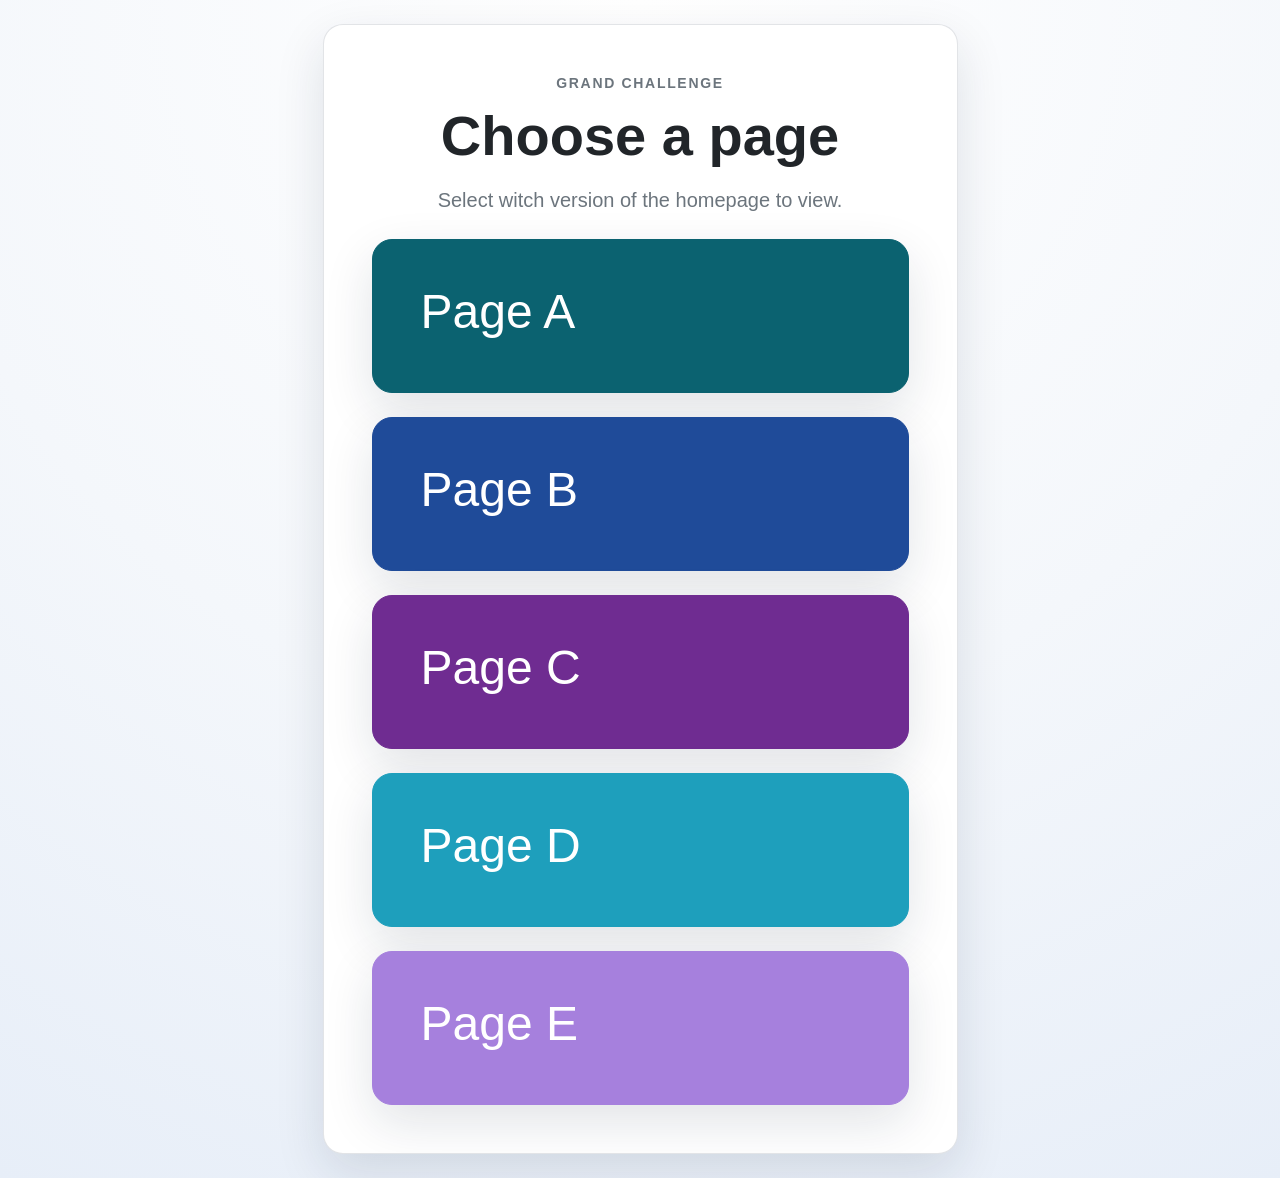
<file: index.html>
<!DOCTYPE html>
<html lang="en">
<head>
  <meta charset="utf-8">
  <meta name="viewport" content="width=device-width, initial-scale=1">
  <title>Choose a layout</title>
  <link href="bootstrap/css/bootstrap.min.css" rel="stylesheet">
  <style>
    body {
      min-height: 100vh;
      background: radial-gradient(circle at top, #ffffff 0%, #f4f7fb 55%, #e7eef8 100%);
    }

    .choice-shell {
      min-height: 100vh;
      display: flex;
      align-items: center;
      padding: 24px 0;
    }

    .choice-card {
      border: 1px solid rgba(16, 35, 60, 0.12);
      border-radius: 1.25rem;
      box-shadow: 0 18px 50px rgba(16, 35, 60, 0.12);
      transition: transform 0.15s ease, box-shadow 0.15s ease, border-color 0.15s ease;
      overflow: hidden;
    }

    .choice-card:hover,
    .choice-card:focus-within {
      transform: translateY(-3px);
      box-shadow: 0 24px 60px rgba(16, 35, 60, 0.16);
      border-color: rgba(16, 35, 60, 0.2);
    }

    .choice-eyebrow {
      letter-spacing: 0.12em;
    }

    .choice-link {
      color: inherit;
      text-decoration: none;
    }

    .choice-link:hover,
    .choice-link:focus {
      color: inherit;
      text-decoration: none;
    }

    .choice-card-a {
      background-color: #0b6270;
      border-color: #0b6270;
    }

    .choice-card-a:hover,
    .choice-card-a:focus-within {
      background-color: #095260;
      border-color: #095260;
    }

    .choice-card-b {
      background-color: #1f4b99;
      border-color: #1f4b99;
    }

    .choice-card-b:hover,
    .choice-card-b:focus-within {
      background-color: #173a78;
      border-color: #173a78;
    }

    .choice-card-c {
      background-color: #6f2c91;
      border-color: #6f2c91;
    }

    .choice-card-c:hover,
    .choice-card-c:focus-within {
      background-color: #56236c;
      border-color: #56236c;
    }
    
    .choice-card-d {
      background-color: #1e9fbc;
      border-color: #1e9fbc;
    }

    .choice-card-d:hover,
    .choice-card-d:focus-within {
      background-color: #438CA7;
      border-color: #438CA7;
    }
    
    .choice-card-e {
      background-color: #A680DD;
      border-color: #A680DD;
    }

    .choice-card-e:hover,
    .choice-card-e:focus-within {
      background-color: #8365B2;
      border-color: #8365B2;
    }

    .choice-card h2 {
      font-size: 3rem;
      line-height: 1;
    }

    .choice-card .small-label {
      letter-spacing: 0.1em;
    }
  </style>
</head>
<body>
  <main class="choice-shell">
    <div class="container">
      <div class="row justify-content-center">
        <div class="col-12 col-lg-8 col-xl-7">
          <div class="card choice-card text-center">
            <div class="card-body p-4 p-md-5">
              <p class="text-uppercase text-muted small font-weight-bold choice-eyebrow mb-2">Grand Challenge</p>
              <h1 class="display-4 font-weight-bold mb-3">Choose a page</h1>
              <p class="lead text-muted mb-4">
                Select witch version of the homepage to view.
              </p>
              <div class="row">
                <div class="col-12 mb-4">
                  <div class="card choice-card choice-card-a text-white h-100">
                    <div class="card-body d-flex flex-column justify-content-between text-left p-4 p-lg-5 position-relative">
                      <div>
                        <h2>Page A</h2>
                      </div>
                      <a class="choice-link stretched-link" href="A.html" aria-label="Open A page"></a>
                    </div>
                  </div>
                </div>
                <div class="col-12 mb-4">
                  <div class="card choice-card choice-card-b text-white h-100">
                    <div class="card-body d-flex flex-column justify-content-between text-left p-4 p-lg-5 position-relative">
                      <div>
                        <h2>Page B</h2>
                      </div>
                      <a class="choice-link stretched-link" href="B.html" aria-label="Open B page"></a>
                    </div>
                  </div>
                </div>
                <div class="col-12 mb-4">
                  <div class="card choice-card choice-card-c text-white h-100">
                    <div class="card-body d-flex flex-column justify-content-between text-left p-4 p-lg-5 position-relative">
                      <div>
                        <h2>Page C</h2>
                      </div>
                      <a class="choice-link stretched-link" href="C.html" aria-label="Open C page"></a>
                    </div>
                  </div>
                </div>
                <div class="col-12 mb-4">
                  <div class="card choice-card choice-card-d text-white h-100">
                    <div class="card-body d-flex flex-column justify-content-between text-left p-4 p-lg-5 position-relative">
                      <div>
                        <h2>Page D</h2>
                      </div>
                      <a class="choice-link stretched-link" href="D.html" aria-label="Open D page"></a>
                    </div>
                  </div>
                </div>
                <div class="col-12">
                  <div class="card choice-card choice-card-e text-white h-100">
                    <div class="card-body d-flex flex-column justify-content-between text-left p-4 p-lg-5 position-relative">
                      <div>
                        <h2>Page E</h2>
                      </div>
                      <a class="choice-link stretched-link" href="E.html" aria-label="Open E page"></a>
                    </div>
                  </div>
                </div>
              </div>
            </div>
          </div>
        </div>
      </div>
    </div>
  </main>
</body>
</html>
</file>
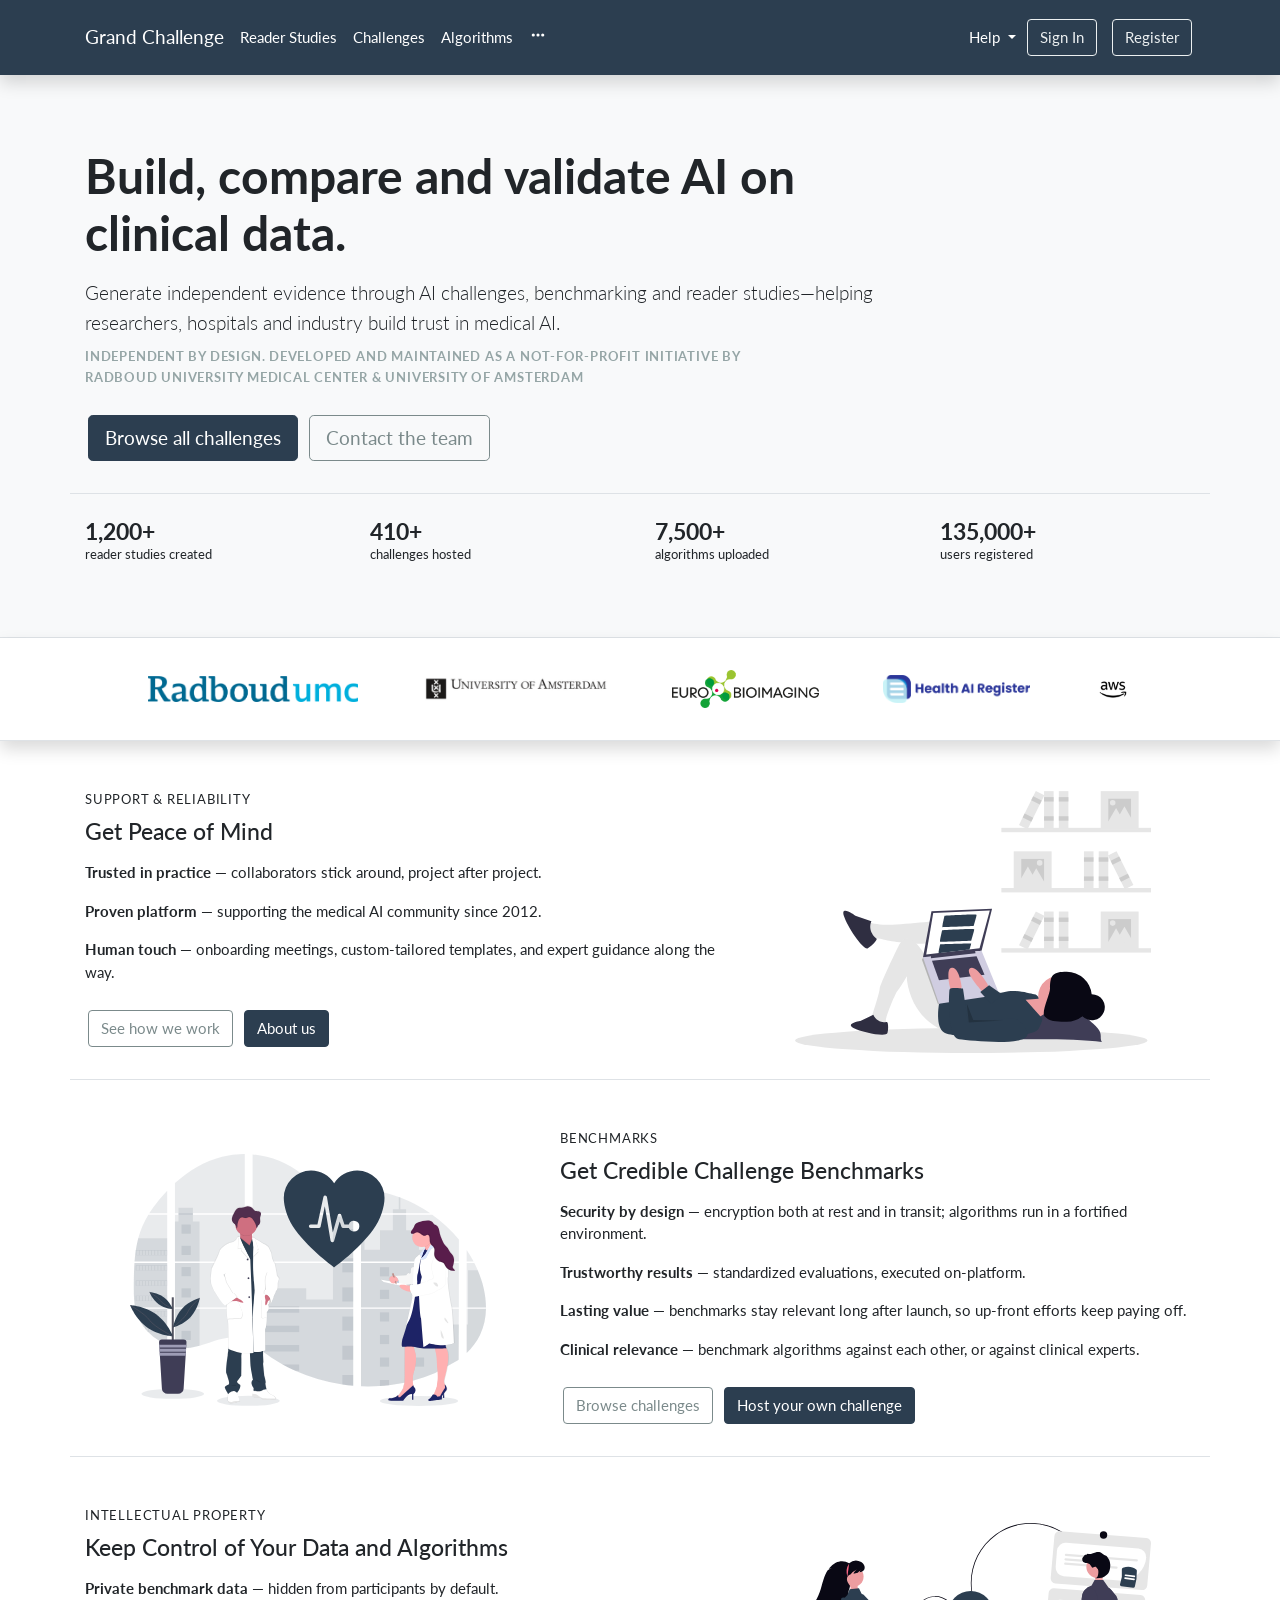
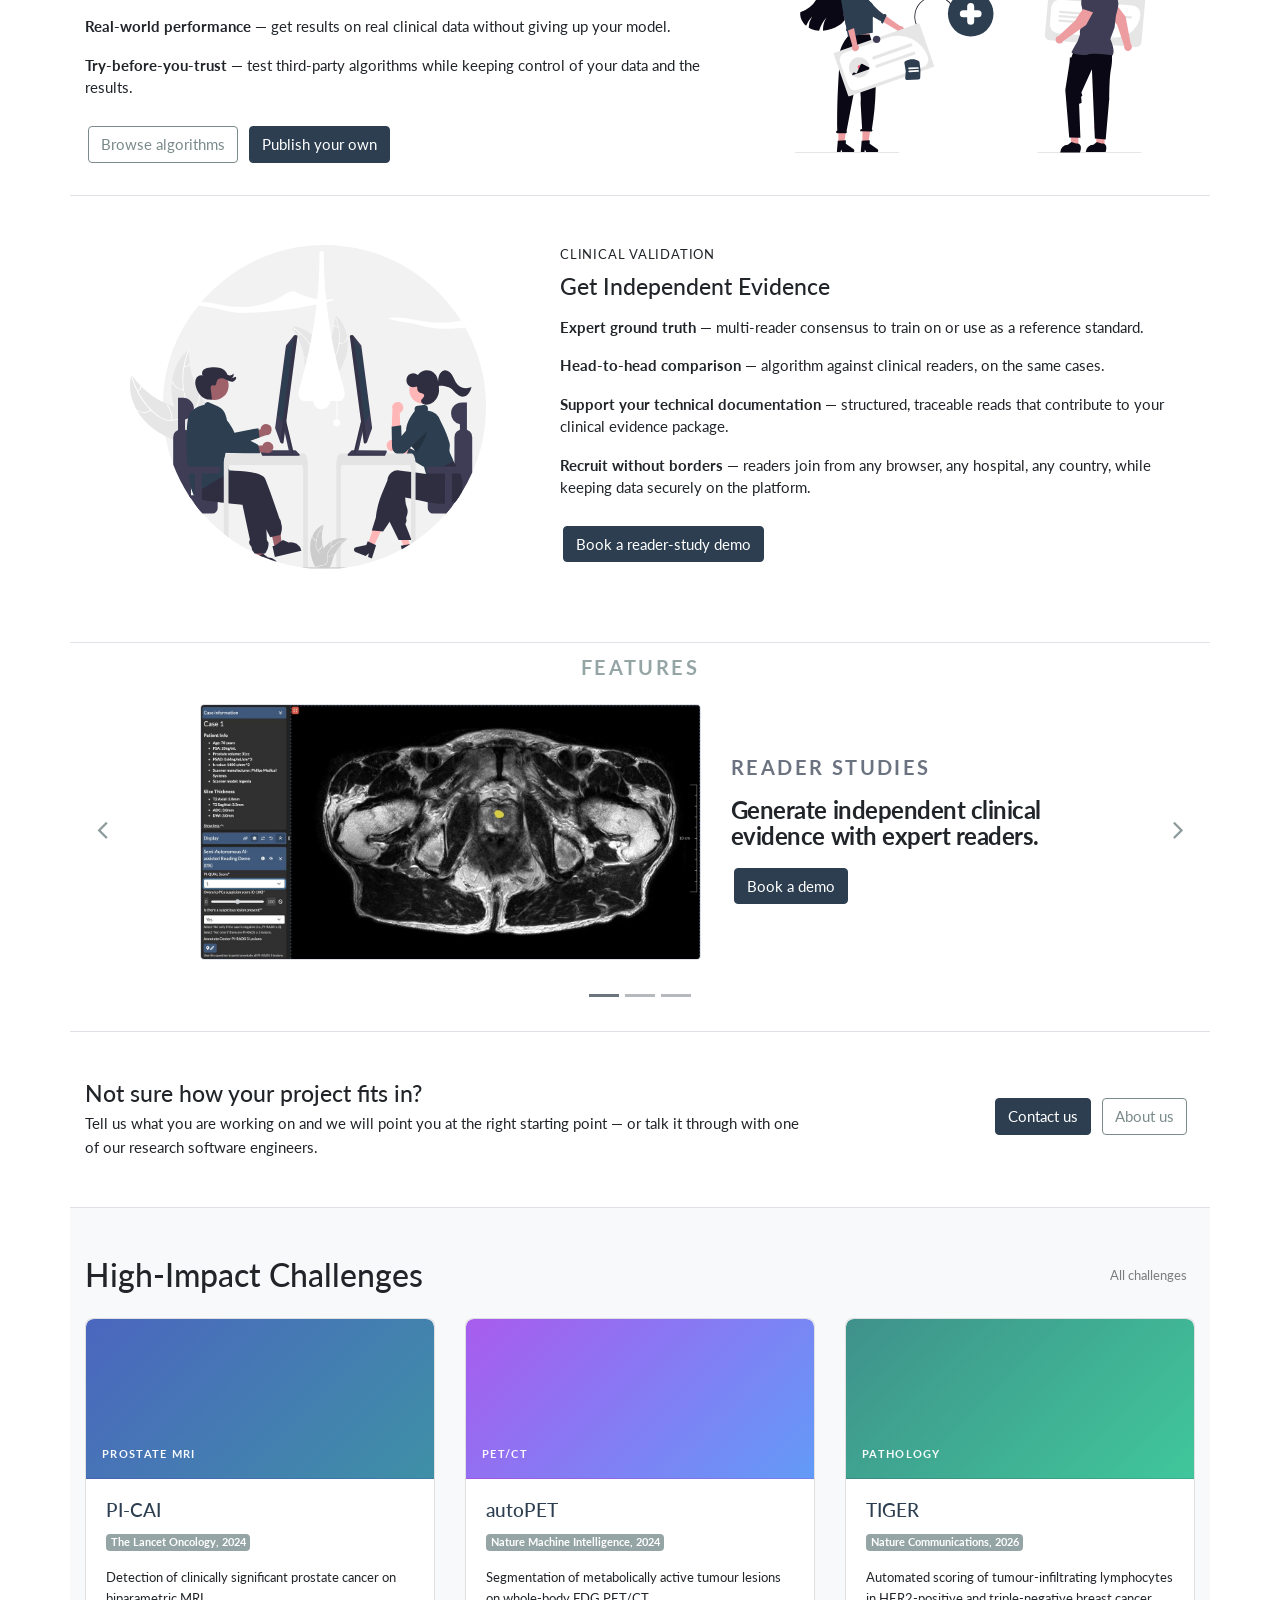
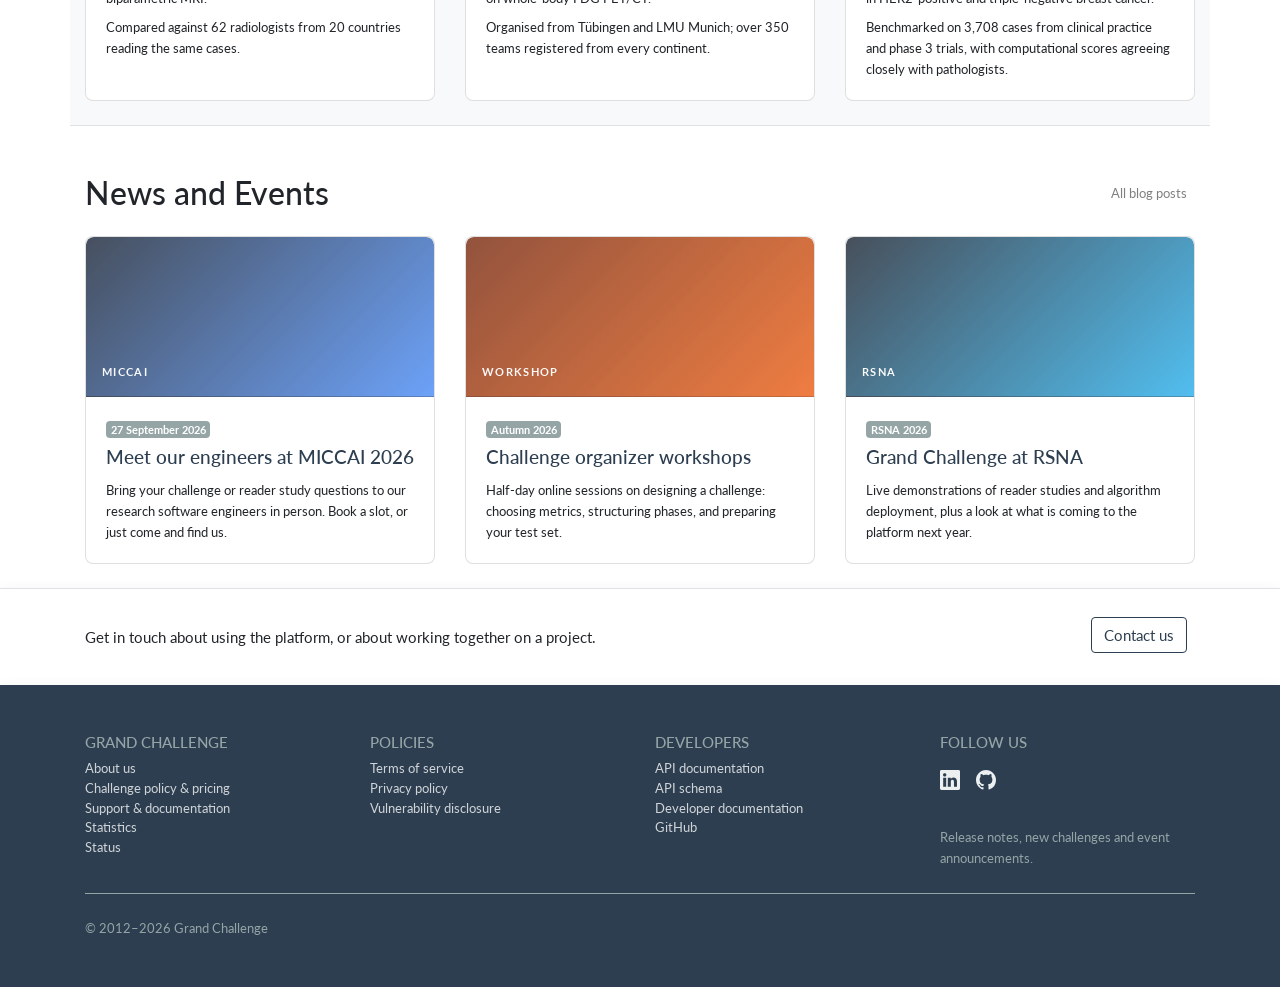
<file: C.html>
<!DOCTYPE html>
<html lang="en">
<head>
<meta charset="utf-8">
<meta name="viewport" content="width=device-width, initial-scale=1">
<title>Grand Challenge — homepage draft v3</title>
<link href="bootstrap/css/bootstrap.min.css" rel="stylesheet">
<link href="custom/core.css" rel="stylesheet">
<link href="custom/base.css" rel="stylesheet">
<link rel="stylesheet" href="font-awesome-4.7.0/css/font-awesome.min.css">
<!-- =====================================================================
     THEME OVERRIDES — the only custom CSS on the page.
    This keeps the page visually close to the Bootstrap 5 version while
    using Bootstrap 4.6.2-compatible classes and components.
     ===================================================================== -->
 <style>
  .footer-link {
    color: rgba(255, 255, 255, 0.78);
    text-decoration: none;
  }
  .footer-link:hover,
  .footer-link:focus {
    color: #fff;
    text-decoration: underline;
  }
  .gc-flex-gap-2 > * {
    margin-right: 0.5rem;
    margin-bottom: 0.5rem;
  }
  .gc-flex-gap-3 > * {
    margin-right: 1rem;
    margin-bottom: 1rem;
  }
  .gc-flex-gap-4 > * {
    margin-right: 1.5rem;
    margin-bottom: 1.5rem;
  }
  .gc-flex-gap-5 > * {
    margin-right: 3rem;
    margin-bottom: 3rem;
  }
  .social-links a {
    font-size: 1.5rem;
  }
  .values-visual,
  .values-copy {
    display: flex;
    align-items: center;
    justify-content: center;
    height: 100%;
  }
  .values-copy {
    flex-direction: column;
    align-items: flex-start;
    text-align: left;
  }
  .values-copy > * {
    width: 100%;
  }
  @media (max-width: 991.98px) {
    .values-copy {
      align-items: flex-start;
    }
  }
  .card-image {
    height: 10rem;
    display: flex;
    align-items: flex-end;
    padding: 1rem;
    font-size: 0.68rem;
    font-weight: 700;
    letter-spacing: 0.12em;
    text-transform: uppercase;
    color: rgba(255, 255, 255, 0.96);
    background-size: cover;
    background-position: center;
    border-bottom: 1px solid rgba(0, 0, 0, 0.05);
    border-top-left-radius: 0.5rem;
    border-top-right-radius: 0.5rem;
  }
  .card {
    border-radius: 0.5rem;
    overflow: hidden;
  }
  .card-image--mri {
    background: linear-gradient(135deg, rgba(30, 64, 175, 0.8), rgba(14, 116, 144, 0.8)), radial-gradient(circle at 20% 20%, rgba(255,255,255,0.3), transparent 40%);
  }
  .card-image--pet {
    background: linear-gradient(135deg, rgba(147, 51, 234, 0.8), rgba(59, 130, 246, 0.8)), radial-gradient(circle at 80% 30%, rgba(255,255,255,0.3), transparent 35%);
  }
  .card-image--pathology {
    background: linear-gradient(135deg, rgba(15, 118, 110, 0.8), rgba(16, 185, 129, 0.8)), radial-gradient(circle at 30% 30%, rgba(255,255,255,0.3), transparent 35%);
  }
  .card-image--conference {
    background: linear-gradient(135deg, rgba(30, 41, 59, 0.82), rgba(59, 130, 246, 0.75)), radial-gradient(circle at 50% 15%, rgba(255,255,255,0.3), transparent 30%);
  }
  .card-image--workshop {
    background: linear-gradient(135deg, rgba(123, 45, 19, 0.82), rgba(234, 88, 12, 0.78)), radial-gradient(circle at 70% 20%, rgba(255,255,255,0.3), transparent 35%);
  }
  .card-image--rsna {
    background: linear-gradient(135deg, rgba(31, 41, 55, 0.82), rgba(14, 165, 233, 0.72)), radial-gradient(circle at 30% 25%, rgba(255,255,255,0.28), transparent 30%);
  }
  .carousel {
    position: relative;
  }
  .carousel-item > .container {
    height: 100%;
    display: flex;
    flex-direction: column;
    justify-content: flex-start;
    max-width: 82%;
  }
  .carousel-item > .container > .text-center {
    margin-top: 0.5rem;
  }
  .carousel-item .row {
    flex: 1;
    align-items: stretch;
  }
  .carousel-item .col-lg-5 {
    display: flex;
    flex-direction: column;
    justify-content: flex-end;
  }
  .carousel-item img {
    height: 16rem;
    width: 100%;
    object-fit: cover;
    object-position: center;
    display: block;
  }
  .feature-label {
    font-size: 1.26rem;
    letter-spacing: 0.12em;
    font-weight: 700;
    text-transform: uppercase;
    color: #6b7280;
    margin-bottom: 0.85rem;
  }
  .feature-heading {
    font-size: clamp(1.5rem, 1.6vw, 2.8rem);
    line-height: 1.08;
    letter-spacing: -0.02em;
    font-weight: 700;
    margin-bottom: 1rem;
  }
  /* Put the indicators below the slides instead of over them */
#carouselExampleIndicators .carousel-indicators {
  position: static;      /* take them out of the absolute overlay */
  padding-bottom: 0.5rem;  /* space below the dots, before the border/next section */
}

/* Bootstrap's default dots are white, which is invisible on a light background */
#carouselExampleIndicators .carousel-indicators li {
  background-color: #6c757d; /* or any color that fits your theme */
}

  .carousel-control-prev,
  .carousel-control-next {
    width: 3rem;
    z-index: 4;
    opacity: 0.85;
  }
  .carousel-control-prev {
    left: 0.5rem;
  }
  .carousel-control-next {
    right: 0.5rem;
  }
  .carousel-control-prev-icon,
  .carousel-control-next-icon {
    filter: drop-shadow(0 1px 2px rgba(0, 0, 0, 0.4));
  }
  @media (max-width: 991.98px) {
    .carousel-inner,
    .carousel-item {
      height: clamp(26rem, 62vw, 47.5rem);
    }
  }
  @media (min-width: 992px) {
    .gc-flex-gap-lg-5 > * {
      margin-right: 3rem;
      margin-bottom: 3rem;
    }
  }
</style>
<script src="https://code.jquery.com/jquery-3.7.1.min.js" integrity="sha256-/JqT3SQfawRcv/BIHPThkBvs0OEvtFFmqPF/lYI/Cxo=" crossorigin="anonymous"></script>
<script src="bootstrap/js/bootstrap.bundle.min.js"></script>
</head>
<body>

<!-- ============ NAVBAR ============ -->
<!-- Mirrors the live grand-challenge.org navbar: three primary sections,
     an unlabelled overflow dropdown, Help, then Sign In / Register. -->

     
<nav class="navbar navbar-dark navbar-top navbar-expand-md shadow bg-primary">
    <div class="container">
        <a class="navbar-brand mr-md-2 text-capitalize" href="https://grand-challenge.org/">
            Grand Challenge
        </a>
        <button class="navbar-toggler" type="button" data-toggle="collapse" data-target="#collapsibleNavbar">
            <span class="navbar-toggler-icon"></span>
        </button>

        <div class="collapse navbar-collapse" id="collapsibleNavbar">
            <ul class="navbar-nav mr-auto">
              <li class="nav-item">
                    <a class="nav-link " href="https://grand-challenge.org/reader-studies/">
                        Reader Studies
                    </a>
                </li>
                <li class="nav-item">
                    <a class="nav-link " href="https://grand-challenge.org/challenges/">
                        Challenges
                    </a>
                </li>
                <li class="nav-item">
                    <a class="nav-link " href="https://grand-challenge.org/algorithms/">
                        Algorithms
                    </a>
                </li>
              
                <li class="nav-item dropdown ">
                    <a class="nav-link d-flex align-items-center justify-content-center" href="#" id="navbarDropdownMenuLink" role="button" data-toggle="dropdown" aria-haspopup="true" aria-expanded="false" aria-label="More options">
                        <svg xmlns="http://www.w3.org/2000/svg" viewBox="0 0 640 640" width="18" height="18" fill="currentColor" aria-hidden="true" focusable="false" style="display:block">
                            <circle cx="152" cy="320" r="56"></circle>
                            <circle cx="320" cy="320" r="56"></circle>
                            <circle cx="488" cy="320" r="56"></circle>
                        </svg>
                    </a>
                    <div class="dropdown-menu" aria-labelledby="navbarDropdownMenuLink">
                        <a class="dropdown-item" href="https://grand-challenge.org/blogs/">Blog</a>
                        <a class="dropdown-item" href="https://grand-challenge.org/archives/">Archives</a>
                        <div class="dropdown-divider"></div>
                        
                        <a class="dropdown-item" href="https://grand-challenge.org/about/">About</a>
                        <a class="dropdown-item" href="https://grand-challenge.org/stats/">Statistics</a>
                        
                            <a class="dropdown-item" href="https://grand-challenge.org/policies/terms-of-service/">Terms of Service</a>
                        
                            <a class="dropdown-item" href="https://grand-challenge.org/policies/privacy/">Privacy Policy</a>
                        
                    </div>
                </li>
            </ul>
            <ul class="navbar-nav">
                



<li class="nav-item dropdown my-auto">
    <a href="#" class="nav-link dropdown-toggle" data-toggle="dropdown" role="button" aria-haspopup="true" aria-expanded="false">
        Help
    </a>
    <div class="dropdown-menu dropdown-menu-right">
        
        <h6 class="dropdown-header">Grand Challenge Support</h6>
        <a class="dropdown-item" href="https://grand-challenge.org/documentation/">
            <i class="fa fa-book fa-fw"></i>
            &nbsp;Grand Challenge Documentation
        </a>
    </div>
</li>

    <li class="pr-2 my-auto"><a class="btn btn-outline-light" href="https://grand-challenge.org/accounts/login/?next=https://grand-challenge.org/#signin">Sign In</a></li>
    <li class="my-auto"><a class="btn btn-outline-light" href="https://grand-challenge.org/accounts/signup/?next=https://grand-challenge.org/#register">Register</a></li>


            </ul>
        </div>
    </div>
</nav>

<!-- ============ HERO ============ -->
<header class="bg-gray-100 border-bottom py-5">
  <div class="container py-lg-4">
    <div class="row">
      <div class="col-lg-9">
        <h1 class="display-5 font-weight-bold mb-3">Build, compare and validate AI on clinical data.</h1>
        
        <p class="lead mb-2">
         Generate independent evidence through AI challenges, benchmarking and reader studies—helping researchers, hospitals and industry build trust in medical AI.
        </p>

        <p class="text-uppercase small font-weight-bold text-muted mb-4" style="letter-spacing:.06em">
          Independent by design. Developed and maintained as a not-for-profit initiative by <span>Radboud&nbsp;university&nbsp;medical&nbsp;center & University&nbsp;of&nbsp;Amsterdam</span>
        </p>
         
        <div class="d-flex flex-wrap gc-flex-gap-2">
          <a href="#" class="btn btn-primary btn-lg">Browse all challenges</a>
          <a href="#" class="btn btn-outline-dark btn-lg">Contact the team</a>
          
        </div>
      </div>
    </div>

    <div class="row mt-4 pt-4 border-top">
      <div class="col-6 col-lg-3">
        <div class="h4 font-weight-bold mb-0">1,200+</span></div>
        <div class="small ">reader studies created</div>
      </div>
       <div class="col-6 col-lg-3">
        <div class="h4 font-weight-bold mb-0">410+</div>
        <div class="small ">challenges hosted</div>
      </div>
      <div class="col-6 col-lg-3">
        <div class="h4 font-weight-bold mb-0">7,500+</div>
        <div class="small ">algorithms uploaded</div>
      </div>
      <div class="col-6 col-lg-3">
        <div class="h4 font-weight-bold mb-0">135,000+</div>
        <div class="small ">users registered</div>
      </div>
    </div>
  </div>
</header>

<!-- ============ PARTNERS ============ -->
<!-- Label sits inline with the logos rather than on its own line above them,
     which halves the height of the band. Heights tuned for optical weight. -->
<section class="shadow border-bottom">
  <div class="container">
    <div class="py-4 d-flex flex-wrap align-items-center justify-content-center">
      <img alt="Radboud university medical center" class="m-2 px-4" style="height:26px;width:auto" src="[data-uri]">
      <img alt="University of Amsterdam" class="m-2 px-4" style="height:26px;width:auto" src="[data-uri]">
      <img alt="Euro-BioImaging" class="m-2 px-4" style="height:38px;width:auto" src="[data-uri]">
      <img alt="Health AI Register" class="m-2 px-4" style="height:28px;width:auto" src="[data-uri]">
      <img alt="Amazon Web Services" class="m-2 px-4" style="height:38px;width:auto" src="[data-uri]">
    </div>
  </div>
</section>

<!-- ============ THE VALUES ============ -->
<!-- Stacked, alternating sides. Equal weight comes from identical internal
     shape: heading / one lede line / two labelled uses / one link. -->
<section class="py-5">
  <div class="container">

    <!-- Row 1: text left, image right -->
    <div class="row g-4 g-lg-5 align-items-center mb-5 pb-4 border-bottom">
      <div class="col-lg-7">
        <p class="text-uppercase small fw-bold mb-2" style="letter-spacing:.06em">Support &amp; reliability</p>
        <h3 class="h4 mb-3">Get Peace of Mind</h3>
        <ul class="list-unstyled mb-4">
          <li class="mb-3"><strong>Trusted in practice</strong> &mdash; collaborators stick around, project after project.</li>
          <li class="mb-3"><strong>Proven platform</strong> &mdash; supporting the medical AI community since 2012.</li>
          <li><strong>Human touch</strong> &mdash; onboarding meetings, custom-tailored templates, and expert guidance along the way.</li>
        </ul>
        <div class="d-flex flex-wrap gc-flex-gap-2">
          <a href="#" class="btn btn-outline-dark">See how we work</a>
          <a href="#" class="btn btn-primary">About us</a>
        </div>
      </div>
      <div class="col-lg-5 d-flex justify-content-center align-items-center">
        <img class="img-fluid" style="max-width:80%" src="images/undraw_casual-browsing_c09r.svg" alt="Person browsing the platform" loading="lazy">
      </div>
    </div>

    <!-- Row 2: image left, text right (reversed on desktop only) -->
    <div class="row g-4 g-lg-5 align-items-center flex-lg-row-reverse mb-5 pb-4 border-bottom">
      <div class="col-lg-7">
        <p class="text-uppercase small fw-bold mb-2" style="letter-spacing:.06em">Benchmarks</p>
        <h3 class="h4 mb-3">Get Credible Challenge Benchmarks</h3>
        <ul class="list-unstyled mb-4">
          <li class="mb-3"><strong>Security by design</strong> &mdash; encryption both at rest and in transit; algorithms run in a fortified environment.</li>
          <li class="mb-3"><strong>Trustworthy results</strong> &mdash; standardized evaluations, executed on-platform.</li>
          <li class="mb-3"><strong>Lasting value</strong> &mdash; benchmarks stay relevant long after launch, so up-front efforts keep paying off.</li>
          <li><strong>Clinical relevance</strong> &mdash; benchmark algorithms against each other, or against clinical experts.</li>
        </ul>
        <div class="d-flex flex-wrap gc-flex-gap-2">
          <a href="#" class="btn btn-outline-dark">Browse challenges</a>
          <a href="#" class="btn btn-primary">Host your own challenge</a>
        </div>
      </div>
      <div class="col-lg-5 d-flex justify-content-center align-items-center">
        <img class="img-fluid" style="max-width:80%" src="images/undraw_medicine_hqqg.svg" alt="Medicine and benchmarking illustration" loading="lazy">
      </div>
    </div>

    <!-- Row 3: text left, image right -->
    <div class="row g-4 g-lg-5 align-items-center mb-5 pb-4 border-bottom">
      <div class="col-lg-7">
        <p class="text-uppercase small fw-bold mb-2" style="letter-spacing:.06em">Intellectual property</p>
        <h3 class="h4 mb-3">Keep Control of Your Data and Algorithms</h3>
        <ul class="list-unstyled mb-4">
          <li class="mb-3"><strong>Private benchmark data</strong> &mdash; hidden from participants by default.</li>
          <li class="mb-3"><strong>Real-world performance</strong> &mdash; get results on real clinical data without giving up your model.</li>
          <li><strong>Try-before-you-trust</strong> &mdash; test third-party algorithms while keeping control of your data and the results.</li>
        </ul>
        <div class="d-flex flex-wrap gc-flex-gap-2">
          <a href="#" class="btn btn-outline-dark">Browse algorithms</a>
          <a href="#" class="btn btn-primary">Publish your own</a>
        </div>
      </div>
      <div class="col-lg-5 d-flex justify-content-center align-items-center">
        <img class="img-fluid" style="max-width:80%" src="images/undraw_group-project_kow1.svg" alt="Team collaborating on a project" loading="lazy">
      </div>
    </div>

    <!-- Row 4: image left, text right -->
    <div class="row g-4 g-lg-5 align-items-center flex-lg-row-reverse pb-4">
      <div class="col-lg-7">
        <p class="text-uppercase small fw-bold mb-2" style="letter-spacing:.06em">Clinical validation</p>
        <h3 class="h4 mb-3">Get Independent Evidence</h3>
        <ul class="list-unstyled mb-4">
          <li class="mb-3"><strong>Expert ground truth</strong> &mdash; multi-reader consensus to train on or use as a reference standard.</li>
          <li class="mb-3"><strong>Head-to-head comparison</strong> &mdash; algorithm against clinical readers, on the same cases.</li>
          <li class="mb-3"><strong>Support your technical documentation</strong> &mdash; structured, traceable reads that contribute to your clinical evidence package.</li>
          <li><strong>Recruit without borders</strong> &mdash; readers join from any browser, any hospital, any country, while keeping data securely on the platform.</li>
        </ul>
        <div class="d-flex flex-wrap gc-flex-gap-2">
          <a href="#" class="btn btn-primary">Book a reader-study demo</a>
        </div>
      </div>
      <div class="col-lg-5 d-flex justify-content-center align-items-center">
        <img class="img-fluid" style="max-width:80%" src="images/undraw_co-working_becw.svg" alt="People co-working on a study" loading="lazy">
      </div>
    </div>

  </div>
</section>

<section>
 
<div id="carouselExampleIndicators" class="carousel slide container border-top" data-ride="carousel" data-interval="10000" data-pause="hover">


  <div class="carousel-inner">
    <div class="carousel-item active">
      <div class="container pb-4">
        <div class="text-center mb-3">
          <p class="feature-label text-muted mb-1">Features</p>
        </div>
        <div class="row g-4 g-lg-5 align-items-center">
          <div class="col-lg-7">
            <img class="img-fluid rounded border" width="1400" height="783" loading="lazy" alt="The CIRRUS viewer showing a full prostate MRI slice with an annotated lesion, beside a panel of study questions" 
            src="images/readerstudies.jpg"/>
          </div>
          <div class="col-lg-5">
            <p class="feature-label">Reader studies</p>
            <h3 class="feature-heading h4 mb-3">Generate independent clinical evidence with expert readers.</h3>
            <div class="d-flex flex-wrap gc-flex-gap-2">
              <a href="#" class="btn btn-primary">Book a demo</a>
            </div>
          </div>
        </div>
      </div>
    </div>

    <div class="carousel-item">
      <div class="container pb-4">
        <div class="text-center mb-3">
          <p class="feature-label text-muted mb-1">Features</p>
        </div>
        <div class="row g-4 g-lg-5 align-items-center flex-lg-row-reverse">
          <div class="col-lg-5">
            <p class="feature-label">Challenge benchmarks</p>
            <h3 class="feature-heading h4 mb-3">Generate trusted benchmark results on hidden clinical datasets.</h3>
            <div class="d-flex flex-wrap gc-flex-gap-2">
              <a href="#" class="btn btn-outline-dark">Browse challenges</a>
              <a href="#" class="btn btn-primary">Host your own</a>
            </div>
          </div>
          <div class="col-lg-7">
            <img class="img-fluid rounded border" width="1400" height="875" loading="lazy" alt="A challenge leaderboard, ranking submitted algorithms by score with the team, algorithm name and submission date" 
            src="images/challenges.jpg" />
          </div>
        </div>
      </div>
    </div>

    <div class="carousel-item">
      <div class="container pb-4">
        <div class="text-center mb-3">
          <p class="feature-label text-muted mb-1">Features</p>
        </div>
        <div class="row g-4 g-lg-5 align-items-center">
          <div class="col-lg-7">
            <img class="img-fluid rounded border" width="1400" height="682" loading="lazy" 
            alt="The viewer showing a pathology slide with an algorithm-generated spirochetosis mask overlaid in red, beside overlay and class controls" 
            src="images/algorithms.jpg"/>
          </div>
          <div class="col-lg-5">
            <p class="feature-label">Algorithms</p>
            <h3 class="feature-heading h4 mb-3">Share, discover and evaluate AI models on real clinical data.</h3>
            <div class="d-flex flex-wrap gc-flex-gap-2">
              <a href="#" class="btn btn-outline-dark">Browse algorithms</a>
              <a href="#" class="btn btn-primary">Publish your own</a>
            </div>
          </div>
        </div>
      </div>
    </div>
  </div>

  <ol class="carousel-indicators">
    <li data-target="#carouselExampleIndicators" data-slide-to="0" class="active"></li>
    <li data-target="#carouselExampleIndicators" data-slide-to="1" class=""></li>
    <li data-target="#carouselExampleIndicators" data-slide-to="2" class=""></li>
  </ol>

  <a class="carousel-control-prev text-dark" href="#carouselExampleIndicators" role="button" data-slide="prev">
      <i class="fa fa-angle-left fa-2x"></i>
      <span class="sr-only">Previous</span>
  </a>
  <a class="carousel-control-next text-dark" href="#carouselExampleIndicators" role="button" data-slide="next">
      <i class="fa fa-angle-right fa-2x"></i>
      <span class="sr-only">Next</span>
  </a>

  
</div>


</section>

<!-- ============ CONTACT ============ -->
<section>

  <div class="py-5 container border-top border-bottom">
    <div class="row align-items-center g-3">
      <div class="col-lg-8">
        <h2 class="h4 mb-1">Not sure how your project fits in?</h2>
        <p class=" mb-0">
          Tell us what you are working on and we will point you at the right starting
          point &mdash; or talk it through with one of our research software engineers.
        </p>
      </div>
      <div class="col-lg-4 text-lg-end">
        <div class="d-flex flex-wrap gc-flex-gap-2 justify-content-lg-end">
          <a href="#" class="btn btn-primary">Contact us</a>
          <a href="https://grand-challenge.org/about/" class="btn btn-outline-dark">About us</a>
        </div>
      </div>
    </div>
  </div>
  
</section>


<!-- ============ HIGHLIGHTED CHALLENGES ============ -->
<!-- {% for challenge in high_impact_challenges %} over a curated flag. -->
<section>
  <div class="pt-5 bg-gray-100 container">
    <div class="d-flex flex-wrap justify-content-between align-items-end mb-4 gc-flex-gap-2">
      <h2 class="h3 mb-0">High-Impact Challenges</h2>
      <a href="https://grand-challenge.org/challenges/" class="small text-black-50">All challenges</a>
    </div>

    <div class="row">
      <div class="col-md-4 mb-4">
        <div class="card h-100">
          <div class="card-image card-image--mri">Prostate MRI</div>
          <div class="card-body">
            <h3 class="h5 card-title mb-2"><a href="https://pi-cai.grand-challenge.org/" class="stretched-link text-decoration-none text-primary">PI-CAI</a></h3>
            <span class="badge badge-secondary mb-3">The Lancet Oncology, 2024</span>
            <p class="card-text small  mb-2">Detection of clinically significant prostate cancer on biparametric MRI.</p>
            <p class="card-text small  mb-0">Compared against 62 radiologists from 20 countries reading the same cases.</p>
          </div>
        </div>
      </div>
      <div class="col-md-4 mb-4">
        <div class="card h-100">
          <div class="card-image card-image--pet">PET/CT</div>
          <div class="card-body">
            <h3 class="h5 card-title mb-2"><a href="https://autopet.grand-challenge.org/" class="stretched-link text-decoration-none text-primary">autoPET</a></h3>
            <span class="badge badge-secondary mb-3">Nature Machine Intelligence, 2024</span>
            <p class="card-text small  mb-2">Segmentation of metabolically active tumour lesions on whole-body FDG PET/CT.</p>
            <p class="card-text small  mb-0">Organised from T&uuml;bingen and LMU Munich; over 350 teams registered from every continent.</p>
          </div>
        </div>
      </div>
      <div class="col-md-4 mb-4">
        <div class="card h-100">
          <div class="card-image card-image--pathology">Pathology</div>
          <div class="card-body">
            <h3 class="h5 card-title mb-2"><a href="https://tiger.grand-challenge.org/" class="stretched-link text-decoration-none text-primary">TIGER</a></h3>
            <span class="badge badge-secondary mb-3">Nature Communications, 2026</span>
            <p class="card-text small  mb-2">Automated scoring of tumour-infiltrating lymphocytes in HER2-positive and triple-negative breast cancer.</p>
            <p class="card-text small  mb-0">Benchmarked on 3,708 cases from clinical practice and phase 3 trials, with computational scores agreeing closely with pathologists.</p>
          </div>
        </div>
      </div>
    </div>
  </div>
</section>

<!-- ============ NEWS &amp; EVENTS ============ -->
<!-- Forward-looking. Past release notes stay on the blog. -->
<section>
  <div class="container pt-5 border-top">
    <div class="d-flex flex-wrap justify-content-between align-items-end mb-4 gc-flex-gap-2">
      <h2 class="h3 mb-0">News and Events</h2>
      <a href="https://grand-challenge.org/blogs/" class="small text-black-50">All blog posts</a>
    </div>
    <div class="row g-4">

      <div class="col-md-4 mb-4">
        <div class="card h-100">
          <div class="card-image card-image--conference">MICCAI</div>
          <div class="card-body">
            <span class="badge badge-secondary mb-2">27 September 2026</span>
            <h3 class="h5 card-title"><a href="#" class="stretched-link text-decoration-none text-primary">Meet our engineers at MICCAI 2026</a></h3>
            <p class="card-text small ">
              Bring your challenge or reader study questions to our research software
              engineers in person. Book a slot, or just come and find us.
            </p>
          </div>
        </div>
      </div>

      <div class="col-md-4 mb-4">
        <div class="card h-100">
          <div class="card-image card-image--workshop">Workshop</div>
          <div class="card-body">
            <span class="badge badge-secondary mb-2">Autumn 2026</span>
            <h3 class="h5 card-title"><a href="#" class="stretched-link text-decoration-none text-primary">Challenge organizer workshops</a></h3>
            <p class="card-text small ">
              Half-day online sessions on designing a challenge: choosing metrics,
              structuring phases, and preparing your test set.
            </p>
          </div>
        </div>
      </div>

      <div class="col-md-4 mb-4">
        <div class="card h-100">
          <div class="card-image card-image--rsna">RSNA</div>
          <div class="card-body">
            <span class="badge badge-secondary mb-2">RSNA 2026</span>
            <h3 class="h5 card-title"><a href="#" class="stretched-link text-decoration-none text-primary">Grand Challenge at RSNA</a></h3>
            <p class="card-text small ">
              Live demonstrations of reader studies and algorithm deployment,
              plus a look at what is coming to the platform next year.
            </p>
          </div>
        </div>
      </div>


    </div>
  </div>
</section>

<!-- ============ CLOSING CONTACT STRIP ============ -->
<!-- Slim echo of the contact band above, so the page ends on an action. -->
<section class="py-4 border-top shadow">
  <div class="container">
    <div class="d-flex flex-wrap align-items-center justify-content-between gc-flex-gap-2">
      <p class="mb-0 ">Get in touch about using the platform, or about working together on a project.</p>
      <a href="#" class="btn btn-outline-primary">Contact us</a>
    </div>
  </div>
</section>

<!-- ============ FOOTER ============ -->
<footer class="bg-primary shadow text-light py-5">
  <div class="container">
    <div class="row g-4">
      <div class="col-6 col-lg-3">
        <h2 class="h6 text-uppercase text-secondary">Grand Challenge</h2>
        <ul class="list-unstyled small mb-0">
          <li><a class="footer-link" href="#">About us</a></li>
          <li><a class="footer-link" href="#">Challenge policy &amp; pricing</a></li>
          <li><a class="footer-link" href="#">Support &amp; documentation</a></li>
          <li><a class="footer-link" href="#">Statistics</a></li>
          <li><a class="footer-link" href="#">Status</a></li>
        </ul>
      </div>
      <div class="col-6 col-lg-3">
        <h2 class="h6 text-uppercase text-secondary">Policies</h2>
        <ul class="list-unstyled small mb-0">
          <li><a class="footer-link" href="#">Terms of service</a></li>
          <li><a class="footer-link" href="#">Privacy policy</a></li>
          <li><a class="footer-link" href="#">Vulnerability disclosure</a></li>
        </ul>
      </div>
      <div class="col-6 col-lg-3">
        <h2 class="h6 text-uppercase text-secondary">Developers</h2>
        <ul class="list-unstyled small mb-0">
          <li><a class="footer-link" href="#">API documentation</a></li>
          <li><a class="footer-link" href="#">API schema</a></li>
          <li><a class="footer-link" href="#">Developer documentation</a></li>
          <li><a class="footer-link" href="#">GitHub</a></li>
        </ul>
      </div>
      <div class="col-6 col-lg-3">
        <h2 class="h6 text-uppercase text-secondary">Follow us</h2>
        <div class="d-flex gc-flex-gap-3 social-links">
          <a class="text-light" href="https://www.linkedin.com/company/grand-challenge" aria-label="Grand Challenge on LinkedIn"><svg xmlns="http://www.w3.org/2000/svg" width="20" height="20" viewBox="0 0 16 16" fill="currentColor" aria-hidden="true"><path d="M0 1.146C0 .513.526 0 1.175 0h13.65C15.474 0 16 .513 16 1.146v13.708c0 .633-.526 1.146-1.175 1.146H1.175C.526 16 0 15.487 0 14.854zm4.943 12.248V6.169H2.542v7.225zm-1.2-8.212c.837 0 1.358-.554 1.358-1.248-.015-.709-.52-1.248-1.342-1.248S2.4 3.226 2.4 3.934c0 .694.521 1.248 1.327 1.248zm4.908 8.212V9.359c0-.216.016-.432.08-.586.173-.431.568-.878 1.232-.878.869 0 1.216.662 1.216 1.634v3.865h2.401V9.25c0-2.22-1.184-3.252-2.764-3.252-1.274 0-1.845.7-2.165 1.193v.025h-.016l.016-.025V6.169h-2.4c.03.678 0 7.225 0 7.225z"/></svg></a>
          <a class="text-light" href="https://github.com/comic/grand-challenge.org" aria-label="Grand Challenge on GitHub"><svg xmlns="http://www.w3.org/2000/svg" width="20" height="20" viewBox="0 0 16 16" fill="currentColor" aria-hidden="true"><path d="M8 0C3.58 0 0 3.58 0 8c0 3.54 2.29 6.53 5.47 7.59.4.07.55-.17.55-.38 0-.19-.01-.82-.01-1.49-2.01.37-2.53-.49-2.69-.94-.09-.23-.48-.94-.82-1.13-.28-.15-.68-.52-.01-.53.63-.01 1.08.58 1.23.82.72 1.21 1.87.87 2.33.66.07-.52.28-.87.51-1.07-1.78-.2-3.64-.89-3.64-3.95 0-.87.31-1.59.82-2.15-.08-.2-.36-1.02.08-2.12 0 0 .67-.21 2.2.82.64-.18 1.32-.27 2-.27s1.36.09 2 .27c1.53-1.04 2.2-.82 2.2-.82.44 1.1.16 1.92.08 2.12.51.56.82 1.27.82 2.15 0 3.07-1.87 3.75-3.65 3.95.29.25.54.73.54 1.48 0 1.07-.01 1.93-.01 2.2 0 .21.15.46.55.38A8.01 8.01 0 0 0 16 8c0-4.42-3.58-8-8-8"/></svg></a>
        </div>
        <p class="small text-secondary mt-3 mb-0">
          Release notes, new challenges and event announcements.
        </p>
      </div>
    </div>
    <hr class="border-secondary my-4">
    <p class="small text-secondary mb-0">&copy; 2012&ndash;2026 Grand Challenge</p>
  </div>
</footer>


</body>
</html>
</file>
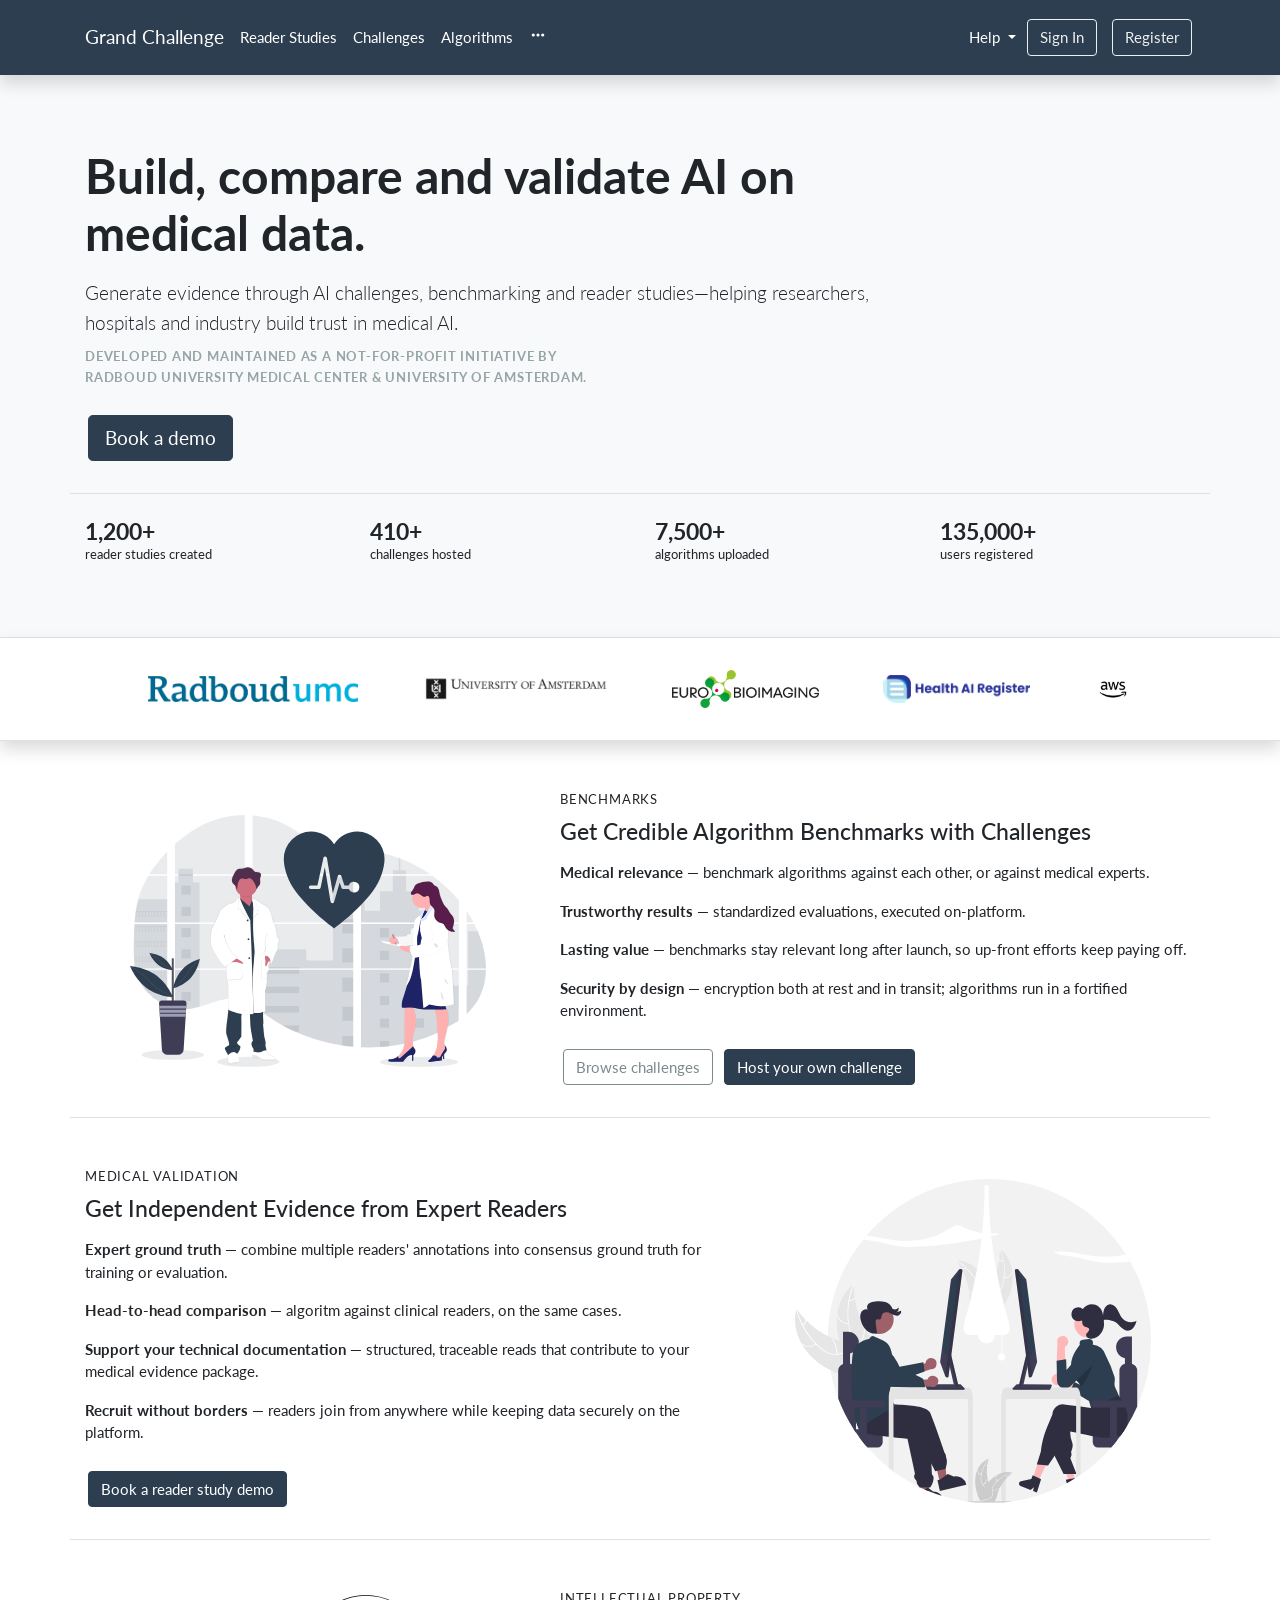
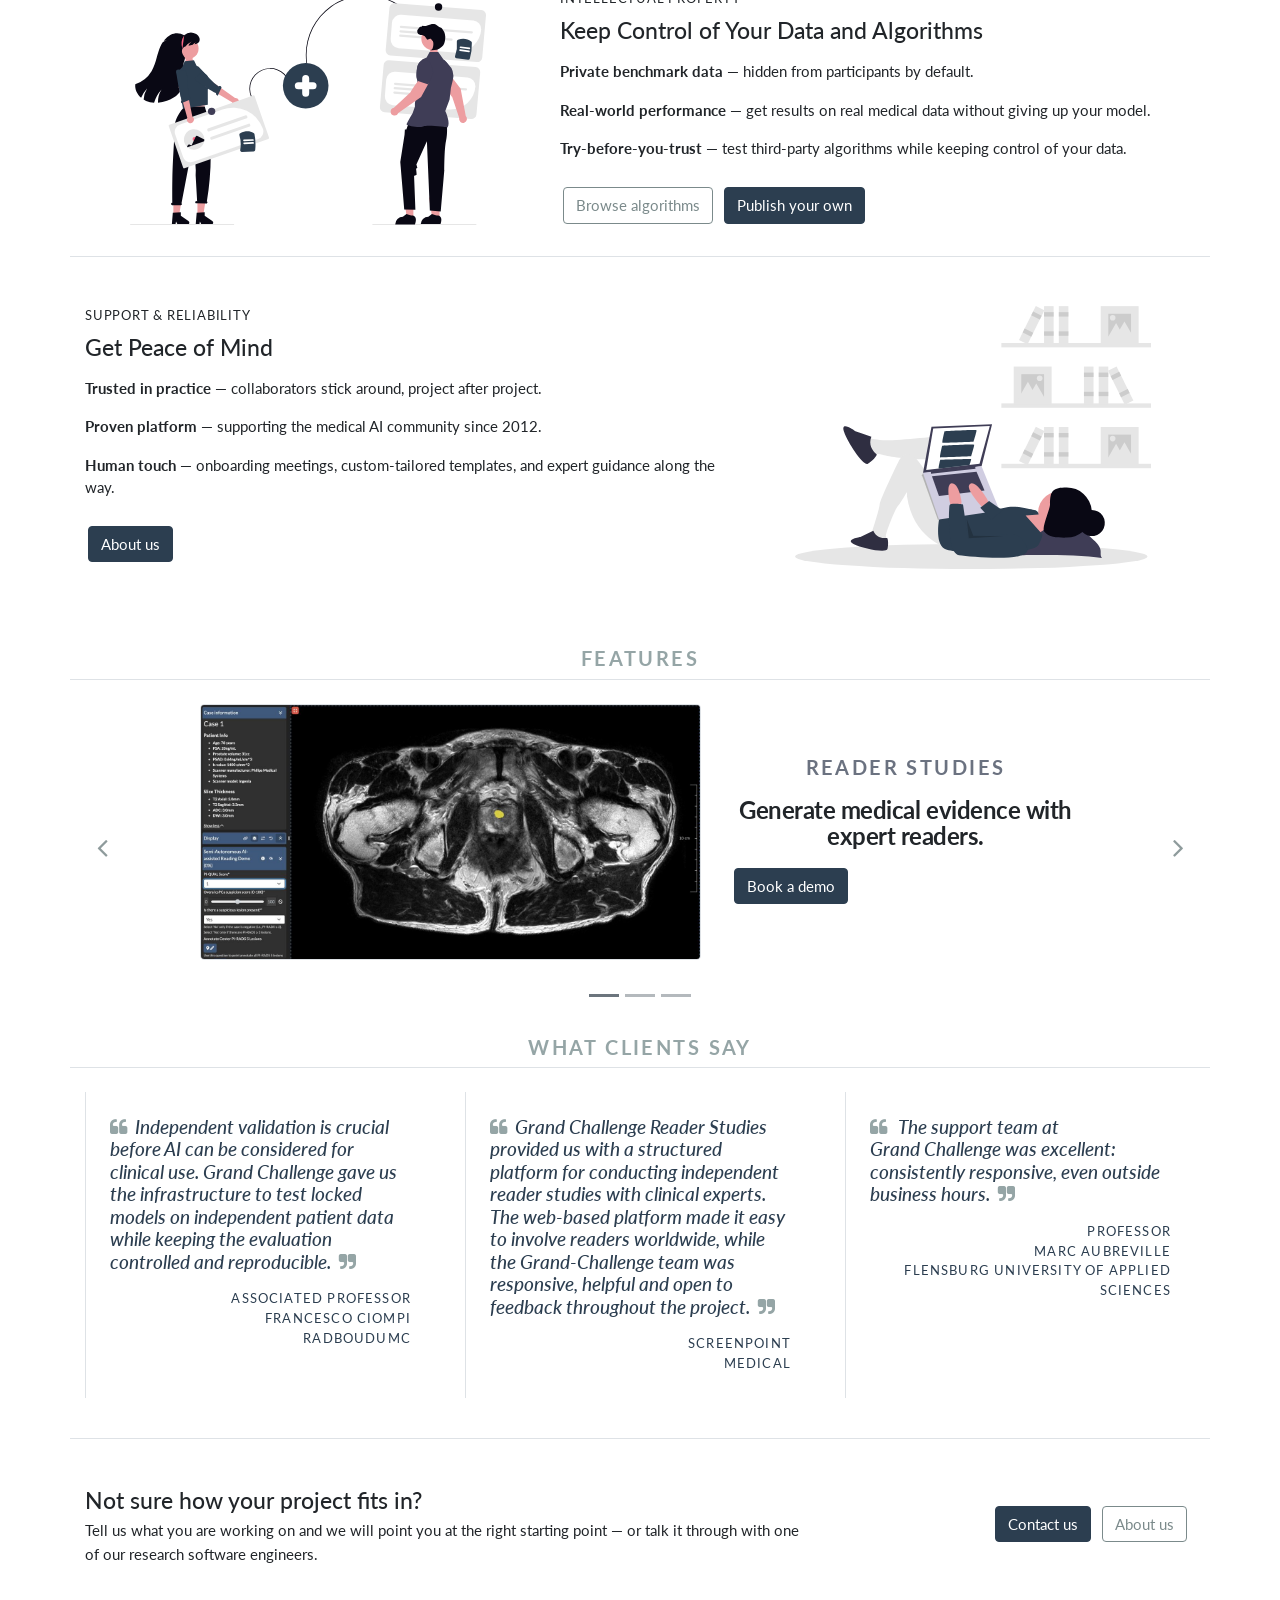
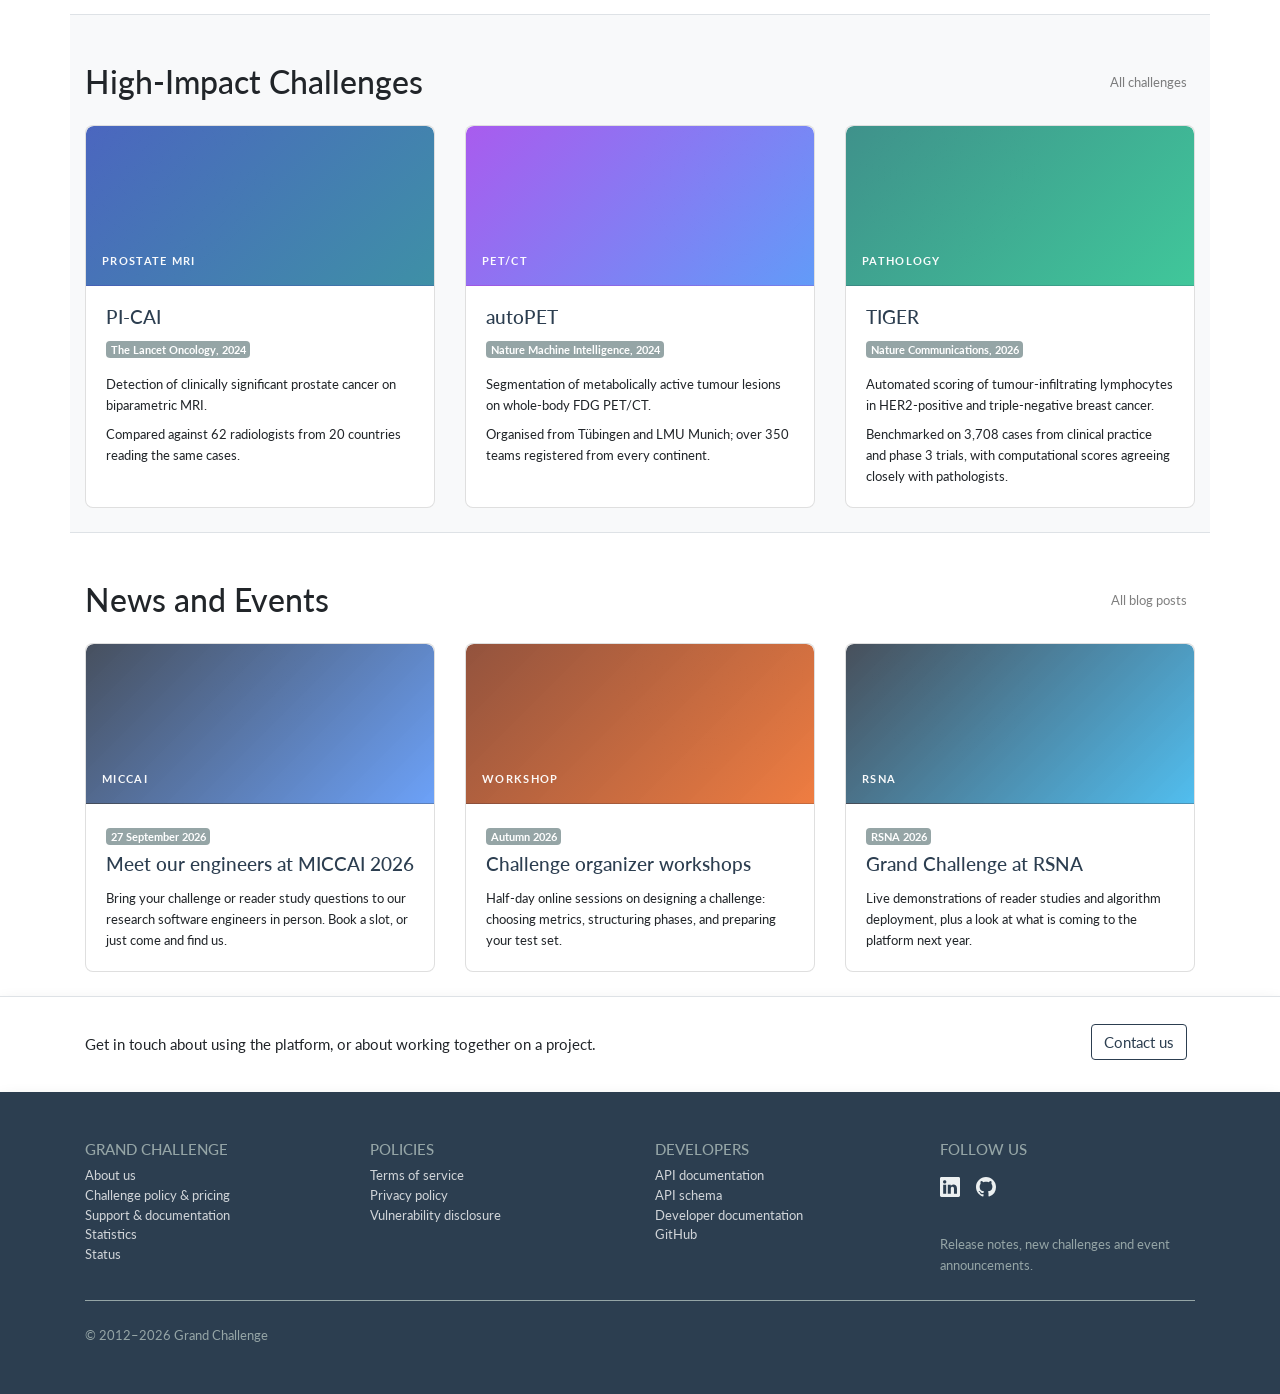
<file: D.html>
<!DOCTYPE html>
<html lang="en">
<head>
<meta charset="utf-8">
<meta name="viewport" content="width=device-width, initial-scale=1">
<title>Grand Challenge — homepage draft v3</title>
<link href="bootstrap/css/bootstrap.min.css" rel="stylesheet">
<link href="custom/core.css" rel="stylesheet">
<link href="custom/base.css" rel="stylesheet">
<link rel="stylesheet" href="font-awesome-4.7.0/css/font-awesome.min.css">
<!-- =====================================================================
     THEME OVERRIDES — the only custom CSS on the page.
    This keeps the page visually close to the Bootstrap 5 version while
    using Bootstrap 4.6.2-compatible classes and components.
     ===================================================================== -->
 <style>
  .footer-link {
    color: rgba(255, 255, 255, 0.78);
    text-decoration: none;
  }
  .footer-link:hover,
  .footer-link:focus {
    color: #fff;
    text-decoration: underline;
  }
  .gc-flex-gap-2 > * {
    margin-right: 0.5rem;
    margin-bottom: 0.5rem;
  }
  .gc-flex-gap-3 > * {
    margin-right: 1rem;
    margin-bottom: 1rem;
  }
  .gc-flex-gap-4 > * {
    margin-right: 1.5rem;
    margin-bottom: 1.5rem;
  }
  .gc-flex-gap-5 > * {
    margin-right: 3rem;
    margin-bottom: 3rem;
  }
  .social-links a {
    font-size: 1.5rem;
  }
  .values-visual,
  .values-copy {
    display: flex;
    align-items: center;
    justify-content: center;
    height: 100%;
  }
  .values-copy {
    flex-direction: column;
    align-items: flex-start;
    text-align: left;
  }
  .values-copy > * {
    width: 100%;
  }
  @media (max-width: 991.98px) {
    .values-copy {
      align-items: flex-start;
    }
  }
  .card-image {
    height: 10rem;
    display: flex;
    align-items: flex-end;
    padding: 1rem;
    font-size: 0.68rem;
    font-weight: 700;
    letter-spacing: 0.12em;
    text-transform: uppercase;
    color: rgba(255, 255, 255, 0.96);
    background-size: cover;
    background-position: center;
    border-bottom: 1px solid rgba(0, 0, 0, 0.05);
    border-top-left-radius: 0.5rem;
    border-top-right-radius: 0.5rem;
  }
  .card {
    border-radius: 0.5rem;
    overflow: hidden;
  }
  .card-image--mri {
    background: linear-gradient(135deg, rgba(30, 64, 175, 0.8), rgba(14, 116, 144, 0.8)), radial-gradient(circle at 20% 20%, rgba(255,255,255,0.3), transparent 40%);
  }
  .card-image--pet {
    background: linear-gradient(135deg, rgba(147, 51, 234, 0.8), rgba(59, 130, 246, 0.8)), radial-gradient(circle at 80% 30%, rgba(255,255,255,0.3), transparent 35%);
  }
  .card-image--pathology {
    background: linear-gradient(135deg, rgba(15, 118, 110, 0.8), rgba(16, 185, 129, 0.8)), radial-gradient(circle at 30% 30%, rgba(255,255,255,0.3), transparent 35%);
  }
  .card-image--conference {
    background: linear-gradient(135deg, rgba(30, 41, 59, 0.82), rgba(59, 130, 246, 0.75)), radial-gradient(circle at 50% 15%, rgba(255,255,255,0.3), transparent 30%);
  }
  .card-image--workshop {
    background: linear-gradient(135deg, rgba(123, 45, 19, 0.82), rgba(234, 88, 12, 0.78)), radial-gradient(circle at 70% 20%, rgba(255,255,255,0.3), transparent 35%);
  }
  .card-image--rsna {
    background: linear-gradient(135deg, rgba(31, 41, 55, 0.82), rgba(14, 165, 233, 0.72)), radial-gradient(circle at 30% 25%, rgba(255,255,255,0.28), transparent 30%);
  }
  .carousel {
    position: relative;
  }
  .carousel-item > .container {
    height: 100%;
    display: flex;
    flex-direction: column;
    justify-content: flex-start;
    max-width: 82%;
  }
  .carousel-item > .container > .text-center {
    margin-top: 0.5rem;
  }
  .carousel-item .row {
    flex: 1;
    align-items: stretch;
  }
  .carousel-item .col-lg-5 {
    display: flex;
    flex-direction: column;
    justify-content: flex-end;
  }
  .carousel-item img {
    height: 16rem;
    width: 100%;
    object-fit: cover;
    object-position: center;
    display: block;
  }
  .feature-label {
    font-size: 1.26rem;
    letter-spacing: 0.12em;
    font-weight: 700;
    text-transform: uppercase;
    color: #6b7280;
    margin-bottom: 0.85rem;
  }
  .feature-heading {
    font-size: clamp(1.5rem, 1.6vw, 2.8rem);
    line-height: 1.08;
    letter-spacing: -0.02em;
    font-weight: 700;
    margin-bottom: 1rem;
  }
  /* Put the indicators below the slides instead of over them */
#carouselExampleIndicators .carousel-indicators {
  position: static;      /* take them out of the absolute overlay */
  padding-bottom: 0.5rem;  /* space below the dots, before the border/next section */
}

/* Bootstrap's default dots are white, which is invisible on a light background */
#carouselExampleIndicators .carousel-indicators li {
  background-color: #6c757d; /* or any color that fits your theme */
}

  .carousel-control-prev,
  .carousel-control-next {
    width: 3rem;
    z-index: 4;
    opacity: 0.85;
  }
  .carousel-control-prev {
    left: 0.5rem;
  }
  .carousel-control-next {
    right: 0.5rem;
  }
  .carousel-control-prev-icon,
  .carousel-control-next-icon {
    filter: drop-shadow(0 1px 2px rgba(0, 0, 0, 0.4));
  }
  @media (max-width: 991.98px) {
    .carousel-inner,
    .carousel-item {
      height: clamp(26rem, 62vw, 47.5rem);
    }
  }
  @media (min-width: 992px) {
    .gc-flex-gap-lg-5 > * {
      margin-right: 3rem;
      margin-bottom: 3rem;
    }
  }
</style>
<script src="https://code.jquery.com/jquery-3.7.1.min.js" integrity="sha256-/JqT3SQfawRcv/BIHPThkBvs0OEvtFFmqPF/lYI/Cxo=" crossorigin="anonymous"></script>
<script src="bootstrap/js/bootstrap.bundle.min.js"></script>
</head>
<body>

<!-- ============ NAVBAR ============ -->
<!-- Mirrors the live grand-challenge.org navbar: three primary sections,
     an unlabelled overflow dropdown, Help, then Sign In / Register. -->

     
<nav class="navbar navbar-dark navbar-top navbar-expand-md shadow bg-primary">
    <div class="container">
        <a class="navbar-brand mr-md-2 text-capitalize" href="https://grand-challenge.org/">
            Grand Challenge
        </a>
        <button class="navbar-toggler" type="button" data-toggle="collapse" data-target="#collapsibleNavbar">
            <span class="navbar-toggler-icon"></span>
        </button>

        <div class="collapse navbar-collapse" id="collapsibleNavbar">
            <ul class="navbar-nav mr-auto">
              <li class="nav-item">
                    <a class="nav-link " href="https://grand-challenge.org/reader-studies/">
                        Reader Studies
                    </a>
                </li>
                <li class="nav-item">
                    <a class="nav-link " href="https://grand-challenge.org/challenges/">
                        Challenges
                    </a>
                </li>
                <li class="nav-item">
                    <a class="nav-link " href="https://grand-challenge.org/algorithms/">
                        Algorithms
                    </a>
                </li>
              
                <li class="nav-item dropdown ">
                    <a class="nav-link d-flex align-items-center justify-content-center" href="#" id="navbarDropdownMenuLink" role="button" data-toggle="dropdown" aria-haspopup="true" aria-expanded="false" aria-label="More options">
                        <svg xmlns="http://www.w3.org/2000/svg" viewBox="0 0 640 640" width="18" height="18" fill="currentColor" aria-hidden="true" focusable="false" style="display:block">
                            <circle cx="152" cy="320" r="56"></circle>
                            <circle cx="320" cy="320" r="56"></circle>
                            <circle cx="488" cy="320" r="56"></circle>
                        </svg>
                    </a>
                    <div class="dropdown-menu" aria-labelledby="navbarDropdownMenuLink">
                        <a class="dropdown-item" href="https://grand-challenge.org/blogs/">Blog</a>
                        <a class="dropdown-item" href="https://grand-challenge.org/archives/">Archives</a>
                        <div class="dropdown-divider"></div>
                        
                        <a class="dropdown-item" href="https://grand-challenge.org/about/">About</a>
                        <a class="dropdown-item" href="https://grand-challenge.org/stats/">Statistics</a>
                        
                            <a class="dropdown-item" href="https://grand-challenge.org/policies/terms-of-service/">Terms of Service</a>
                        
                            <a class="dropdown-item" href="https://grand-challenge.org/policies/privacy/">Privacy Policy</a>
                        
                    </div>
                </li>
            </ul>
            <ul class="navbar-nav">
                



<li class="nav-item dropdown my-auto">
    <a href="#" class="nav-link dropdown-toggle" data-toggle="dropdown" role="button" aria-haspopup="true" aria-expanded="false">
        Help
    </a>
    <div class="dropdown-menu dropdown-menu-right">
        
        <h6 class="dropdown-header">Grand Challenge Support</h6>
        <a class="dropdown-item" href="https://grand-challenge.org/documentation/">
            <i class="fa fa-book fa-fw"></i>
            &nbsp;Grand Challenge Documentation
        </a>
    </div>
</li>

    <li class="pr-2 my-auto"><a class="btn btn-outline-light" href="https://grand-challenge.org/accounts/login/?next=https://grand-challenge.org/#signin">Sign In</a></li>
    <li class="my-auto"><a class="btn btn-outline-light" href="https://grand-challenge.org/accounts/signup/?next=https://grand-challenge.org/#register">Register</a></li>


            </ul>
        </div>
    </div>
</nav>

<!-- ============ HERO ============ -->
<header class="bg-gray-100 border-bottom py-5">
  <div class="container py-lg-4">
    <div class="row">
      <div class="col-lg-9">
        <h1 class="display-5 font-weight-bold mb-3">Build, compare and validate AI on medical data.</h1>
        
        <p class="lead mb-2">
          Generate evidence through AI challenges, benchmarking and reader studies—helping researchers, hospitals and industry build trust in medical AI.
        </p>

        <p class="text-uppercase small font-weight-bold text-muted mb-4" style="letter-spacing:.06em">
          Developed and maintained as a not-for-profit initiative by <span class="text-nowrap">Radboud&nbsp;university&nbsp;medical&nbsp;center & University&nbsp;of&nbsp;Amsterdam</span>.
        </p>
         
        <div class="d-flex flex-wrap gc-flex-gap-2">
          <a href="#" class="btn btn-primary btn-lg">Book a demo</a>
        </div>
      </div>
    </div>

    <div class="row mt-4 pt-4 border-top">
      <div class="col-6 col-lg-3">
        <div class="h4 font-weight-bold mb-0">1,200+</span></div>
        <div class="small ">reader studies created</div>
      </div>
       <div class="col-6 col-lg-3">
        <div class="h4 font-weight-bold mb-0">410+</div>
        <div class="small ">challenges hosted</div>
      </div>
      <div class="col-6 col-lg-3">
        <div class="h4 font-weight-bold mb-0">7,500+</div>
        <div class="small ">algorithms uploaded</div>
      </div>
      <div class="col-6 col-lg-3">
        <div class="h4 font-weight-bold mb-0">135,000+</div>
        <div class="small ">users registered</div>
      </div>
    </div>
  </div>
</header>

<!-- ============ PARTNERS ============ -->
<!-- Label sits inline with the logos rather than on its own line above them,
     which halves the height of the band. Heights tuned for optical weight. -->
<section class="shadow border-bottom">
  <div class="container">
    <div class="py-4 d-flex flex-wrap align-items-center justify-content-center">
      <img alt="Radboud university medical center" class="m-2 px-4" style="height:26px;width:auto" src="[data-uri]">
      <img alt="University of Amsterdam" class="m-2 px-4" style="height:26px;width:auto" src="[data-uri]">
      <img alt="Euro-BioImaging" class="m-2 px-4" style="height:38px;width:auto" src="[data-uri]">
      <img alt="Health AI Register" class="m-2 px-4" style="height:28px;width:auto" src="[data-uri]">
      <img alt="Amazon Web Services" class="m-2 px-4" style="height:38px;width:auto" src="[data-uri]">
    </div>
  </div>
</section>

<!-- ============ THE VALUES ============ -->
<!-- Stacked, alternating sides. Equal weight comes from identical internal
     shape: heading / one lede line / two labelled uses / one link. -->
<section class="py-5">
  <div class="container">

    

    <!-- Row 1: image left, text right (reversed on desktop only) -->
    <div class="row g-4 g-lg-5 align-items-center flex-lg-row-reverse mb-5 pb-4 border-bottom">
      <div class="col-lg-7">
        <p class="text-uppercase small fw-bold mb-2" style="letter-spacing:.06em">Benchmarks</p>
        <h3 class="h4 mb-3">Get Credible Algorithm Benchmarks with Challenges</h3>
        <ul class="list-unstyled mb-4">
          <li class="mb-3"><strong>Medical relevance</strong> &mdash; benchmark algorithms against each other, or against medical experts.</li>
          <li class="mb-3"><strong>Trustworthy results</strong> &mdash; standardized evaluations, executed on-platform.</li>
          <li class="mb-3"><strong>Lasting value</strong> &mdash; benchmarks stay relevant long after launch, so up-front efforts keep paying off.</li>
          <li><strong>Security by design</strong> &mdash; encryption both at rest and in transit; algorithms run in a fortified environment.</li>
        </ul>
        <div class="d-flex flex-wrap gc-flex-gap-2">
          <a href="#" class="btn btn-outline-dark">Browse challenges</a>
          <a href="#" class="btn btn-primary">Host your own challenge</a>
        </div>
      </div>
      <div class="col-lg-5 d-flex justify-content-center align-items-center">
        <img class="img-fluid" style="max-width:80%" src="images/undraw_medicine_hqqg.svg" alt="Medicine and benchmarking illustration" loading="lazy">
      </div>
    </div>

       <!-- Row 2: text left, image right -->
    <div class="row g-4 g-lg-5 align-items-center mb-5 pb-4 border-bottom">
      <div class="col-lg-7">
        <p class="text-uppercase small fw-bold mb-2" style="letter-spacing:.06em">Medical validation</p>
        <h3 class="h4 mb-3">Get Independent Evidence from Expert Readers</h3>
        <ul class="list-unstyled mb-4">
          <li class="mb-3"><strong>Expert ground truth</strong> &mdash; combine multiple readers' annotations into consensus ground truth for training or evaluation.</li>
          <li class="mb-3"><strong>Head-to-head comparison</strong> &mdash; algoritm against clinical readers, on the same cases.</li>
          <li class="mb-3"><strong>Support your technical documentation</strong> &mdash; structured, traceable reads that contribute to your medical evidence package.</li>
          <li><strong>Recruit without borders</strong> &mdash; readers join from anywhere while keeping data securely on the platform.</li>
        </ul>
        <div class="d-flex flex-wrap gc-flex-gap-2">
          <a href="#" class="btn btn-primary">Book a reader study demo</a>
        </div>
      </div>
      <div class="col-lg-5 d-flex justify-content-center align-items-center">
        <img class="img-fluid" style="max-width:80%" src="images/undraw_co-working_becw.svg" alt="People co-working on a study" loading="lazy">
      </div>
    </div>

    <!-- Row 3:image left, text right -->
    <div class="row g-4 g-lg-5 align-items-center flex-lg-row-reverse mb-5 pb-4 border-bottom"> 
      <div class="col-lg-7">
        <p class="text-uppercase small fw-bold mb-2" style="letter-spacing:.06em">Intellectual property</p>
        <h3 class="h4 mb-3">Keep Control of Your Data and Algorithms</h3>
        <ul class="list-unstyled mb-4">
          <li class="mb-3"><strong>Private benchmark data</strong> &mdash; hidden from participants by default.</li>
          <li class="mb-3"><strong>Real-world performance</strong> &mdash; get results on real medical data without giving up your model.</li>
          <li><strong>Try-before-you-trust</strong> &mdash; test third-party algorithms while keeping control of your data.</li>
        </ul>
        <div class="d-flex flex-wrap gc-flex-gap-2">
          <a href="#" class="btn btn-outline-dark">Browse algorithms</a>
          <a href="#" class="btn btn-primary">Publish your own</a>
        </div>
      </div>
      <div class="col-lg-5 d-flex justify-content-center align-items-center">
        <img class="img-fluid" style="max-width:80%" src="images/undraw_group-project_kow1.svg" alt="Team collaborating on a project" loading="lazy">
      </div>
    </div>

    
     <!-- Row 4: text left, image right -->
    <div class="row g-4 g-lg-5 align-items-center pb-4">
      <div class="col-lg-7">
        <p class="text-uppercase small fw-bold mb-2" style="letter-spacing:.06em">Support &amp; reliability</p>
        <h3 class="h4 mb-3">Get Peace of Mind</h3>
        <ul class="list-unstyled mb-4">
          <li class="mb-3"><strong>Trusted in practice</strong> &mdash; collaborators stick around, project after project.</li>
          <li class="mb-3"><strong>Proven platform</strong> &mdash; supporting the medical AI community since 2012.</li>
          <li><strong>Human touch</strong> &mdash; onboarding meetings, custom-tailored templates, and expert guidance along the way.</li>
        </ul>
        <div class="d-flex flex-wrap gc-flex-gap-2">
          <a href="#" class="btn btn-primary">About us</a>
        </div>
      </div>
      <div class="col-lg-5 d-flex justify-content-center align-items-center">
        <img class="img-fluid" style="max-width:80%" src="images/undraw_casual-browsing_c09r.svg" alt="Person browsing the platform" loading="lazy">
      </div>
    </div>
  </div>
</section>

<section class="text-center mb-3">
  <p class="feature-label text-muted mb-1">Features</p>
  <div id="carouselExampleIndicators" class="carousel slide container border-top" data-ride="carousel" data-interval="10000" data-pause="hover">
  <div class="carousel-inner py-4">
    <div class="carousel-item active">
      <div class="container">
        <div class="row g-4 g-lg-5 align-items-center">
          <div class="col-lg-7">
            <img class="img-fluid rounded border" width="1400" height="783" loading="lazy" alt="The CIRRUS viewer showing a full prostate MRI slice with an annotated lesion, beside a panel of study questions" 
            src="images/readerstudies.jpg"/>
          </div>
          <div class="col-lg-5">
            <p class="feature-label">Reader studies</p>
            <h3 class="feature-heading h4 mb-3">Generate medical evidence with expert readers.</h3>
            <div class="d-flex flex-wrap gc-flex-gap-2">
              <a href="#" class="btn btn-primary">Book a demo</a>
            </div>
          </div>
        </div>
      </div>
    </div>

    <div class="carousel-item">
      <div class="container">
        <div class="row g-4 g-lg-5 align-items-center flex-lg-row-reverse">
          <div class="col-lg-5">
            <p class="feature-label">Challenge benchmarks</p>
            <h3 class="feature-heading h4 mb-3">Generate trusted benchmark results on hidden medical datasets.</h3>
            <div class="d-flex flex-wrap gc-flex-gap-2">
              <a href="#" class="btn btn-outline-dark">Browse challenges</a>
              <a href="#" class="btn btn-primary">Host your own</a>
            </div>
          </div>
          <div class="col-lg-7">
            <img class="img-fluid rounded border" width="1400" height="875" loading="lazy" alt="A challenge leaderboard, ranking submitted algorithms by score with the team, algorithm name and submission date" 
            src="images/challenges.jpg" />
          </div>
        </div>
      </div>
    </div>

    <div class="carousel-item">
      <div class="container">
        <div class="row g-4 g-lg-5 align-items-center">
          <div class="col-lg-7">
            <img class="img-fluid rounded border" width="1400" height="682" loading="lazy" 
            alt="The viewer showing a pathology slide with an algorithm-generated spirochetosis mask overlaid in red, beside overlay and class controls" 
            src="images/algorithms.jpg"/>
          </div>
          <div class="col-lg-5">
            <p class="feature-label">Algorithms</p>
            <h3 class="feature-heading h4 mb-3">Share, discover and evaluate AI models on real medical data.</h3>
            <div class="d-flex flex-wrap gc-flex-gap-2">
              <a href="#" class="btn btn-outline-dark">Browse algorithms</a>
              <a href="#" class="btn btn-primary">Publish your own</a>
            </div>
          </div>
        </div>
      </div>
    </div>
  </div>

  <ol class="carousel-indicators">
    <li data-target="#carouselExampleIndicators" data-slide-to="0" class="active"></li>
    <li data-target="#carouselExampleIndicators" data-slide-to="1" class=""></li>
    <li data-target="#carouselExampleIndicators" data-slide-to="2" class=""></li>
  </ol>

  <a class="carousel-control-prev text-dark" href="#carouselExampleIndicators" role="button" data-slide="prev">
      <i class="fa fa-angle-left fa-2x"></i>
      <span class="sr-only">Previous</span>
  </a>
  <a class="carousel-control-next text-dark" href="#carouselExampleIndicators" role="button" data-slide="next">
      <i class="fa fa-angle-right fa-2x"></i>
      <span class="sr-only">Next</span>
  </a>

  
</div>


</section>

<!-- ============ TESTIMONIALS ========-->

<section class="text-center mb-3">
  <p class="feature-label text-muted mb-1">What clients say</p>
  <div class="container border-top py-4">
    <div class="row g-4 text-left">
      <div class="col-md-4">
        <blockquote class="h-100 mb-0 border-left p-4">
          <p class="h5 mb-3 font-italic"><i class="fa fa-quote-left text-muted mr-2"></i>Independent validation is crucial before AI can be considered for clinical use. Grand&nbsp;Challenge gave us the infrastructure to test locked models on independent patient data while keeping the evaluation controlled and reproducible.<i class="fa fa-quote-right text-muted ml-2"></i></p>
          <footer class="small text-uppercase text-right" style=" letter-spacing: 0.09em;">Associated Professor<br/>Francesco Ciompi<br/>Radboudumc</footer>
        </blockquote>
      </div>
      <div class="col-md-4">
        <blockquote class="h-100 mb-0 border-left p-4">
          <p class="h5 mb-3 font-italic"><i class="fa fa-quote-left text-muted mr-2"></i>Grand&nbsp;Challenge Reader Studies provided us with a structured platform for conducting independent reader studies with clinical experts. The web-based platform made it easy to involve readers worldwide, while the Grand-Challenge team was responsive, helpful and open to feedback throughout the project.<i class="fa fa-quote-right text-muted ml-2"></i></p>
          <footer class="small text-uppercase text-right" style=" letter-spacing: 0.09em;">ScreenPoint<br/>Medical</footer>
        </blockquote>
      </div>
       <div class="col-md-4">
        <blockquote class="h-100 mb-0 border-left p-4">
          <p class="h5 mb-3 font-italic"><i class="fa fa-quote-left text-muted mr-2"></i> The support team at Grand&nbsp;Challenge was excellent: consistently responsive, even outside business hours.<i class="fa fa-quote-right text-muted ml-2"></i></p>
          <footer class="small text-uppercase text-right" style=" letter-spacing: 0.09em;">Professor<br/>Marc Aubreville<br/>Flensburg University of Applied Sciences</footer>
        </blockquote>
      </div>
    </div>
  </div>
</section>
<!-- ============ CONTACT ============ -->
<section>

  <div class="py-5 container border-top border-bottom">
    <div class="row align-items-center g-3">
      <div class="col-lg-8">
        <h2 class="h4 mb-1">Not sure how your project fits in?</h2>
        <p class=" mb-0">
          Tell us what you are working on and we will point you at the right starting
          point &mdash; or talk it through with one of our research software engineers.
        </p>
      </div>
      <div class="col-lg-4 text-lg-end">
        <div class="d-flex flex-wrap gc-flex-gap-2 justify-content-lg-end">
          <a href="#" class="btn btn-primary">Contact us</a>
          <a href="https://grand-challenge.org/about/" class="btn btn-outline-dark">About us</a>
        </div>
      </div>
    </div>
  </div>
  
</section>


<!-- ============ HIGHLIGHTED CHALLENGES ============ -->
<!-- {% for challenge in high_impact_challenges %} over a curated flag. -->
<section>
  <div class="pt-5 bg-gray-100 container">
    <div class="d-flex flex-wrap justify-content-between align-items-end mb-4 gc-flex-gap-2">
      <h2 class="h3 mb-0">High-Impact Challenges</h2>
      <a href="https://grand-challenge.org/challenges/" class="small text-black-50">All challenges</a>
    </div>

    <div class="row">
      <div class="col-md-4 mb-4">
        <div class="card h-100">
          <div class="card-image card-image--mri">Prostate MRI</div>
          <div class="card-body">
            <h3 class="h5 card-title mb-2"><a href="https://pi-cai.grand-challenge.org/" class="stretched-link text-decoration-none text-primary">PI-CAI</a></h3>
            <span class="badge badge-secondary mb-3">The Lancet Oncology, 2024</span>
            <p class="card-text small  mb-2">Detection of clinically significant prostate cancer on biparametric MRI.</p>
            <p class="card-text small  mb-0">Compared against 62 radiologists from 20 countries reading the same cases.</p>
          </div>
        </div>
      </div>
      <div class="col-md-4 mb-4">
        <div class="card h-100">
          <div class="card-image card-image--pet">PET/CT</div>
          <div class="card-body">
            <h3 class="h5 card-title mb-2"><a href="https://autopet.grand-challenge.org/" class="stretched-link text-decoration-none text-primary">autoPET</a></h3>
            <span class="badge badge-secondary mb-3">Nature Machine Intelligence, 2024</span>
            <p class="card-text small  mb-2">Segmentation of metabolically active tumour lesions on whole-body FDG PET/CT.</p>
            <p class="card-text small  mb-0">Organised from T&uuml;bingen and LMU Munich; over 350 teams registered from every continent.</p>
          </div>
        </div>
      </div>
      <div class="col-md-4 mb-4">
        <div class="card h-100">
          <div class="card-image card-image--pathology">Pathology</div>
          <div class="card-body">
            <h3 class="h5 card-title mb-2"><a href="https://tiger.grand-challenge.org/" class="stretched-link text-decoration-none text-primary">TIGER</a></h3>
            <span class="badge badge-secondary mb-3">Nature Communications, 2026</span>
            <p class="card-text small  mb-2">Automated scoring of tumour-infiltrating lymphocytes in HER2-positive and triple-negative breast cancer.</p>
            <p class="card-text small  mb-0">Benchmarked on 3,708 cases from clinical practice and phase 3 trials, with computational scores agreeing closely with pathologists.</p>
          </div>
        </div>
      </div>
    </div>
  </div>
</section>

<!-- ============ NEWS &amp; EVENTS ============ -->
<!-- Forward-looking. Past release notes stay on the blog. -->
<section>
  <div class="container pt-5 border-top">
    <div class="d-flex flex-wrap justify-content-between align-items-end mb-4 gc-flex-gap-2">
      <h2 class="h3 mb-0">News and Events</h2>
      <a href="https://grand-challenge.org/blogs/" class="small text-black-50">All blog posts</a>
    </div>
    <div class="row g-4">

      <div class="col-md-4 mb-4">
        <div class="card h-100">
          <div class="card-image card-image--conference">MICCAI</div>
          <div class="card-body">
            <span class="badge badge-secondary mb-2">27 September 2026</span>
            <h3 class="h5 card-title"><a href="#" class="stretched-link text-decoration-none text-primary">Meet our engineers at MICCAI 2026</a></h3>
            <p class="card-text small ">
              Bring your challenge or reader study questions to our research software
              engineers in person. Book a slot, or just come and find us.
            </p>
          </div>
        </div>
      </div>

      <div class="col-md-4 mb-4">
        <div class="card h-100">
          <div class="card-image card-image--workshop">Workshop</div>
          <div class="card-body">
            <span class="badge badge-secondary mb-2">Autumn 2026</span>
            <h3 class="h5 card-title"><a href="#" class="stretched-link text-decoration-none text-primary">Challenge organizer workshops</a></h3>
            <p class="card-text small ">
              Half-day online sessions on designing a challenge: choosing metrics,
              structuring phases, and preparing your test set.
            </p>
          </div>
        </div>
      </div>

      <div class="col-md-4 mb-4">
        <div class="card h-100">
          <div class="card-image card-image--rsna">RSNA</div>
          <div class="card-body">
            <span class="badge badge-secondary mb-2">RSNA 2026</span>
            <h3 class="h5 card-title"><a href="#" class="stretched-link text-decoration-none text-primary">Grand Challenge at RSNA</a></h3>
            <p class="card-text small ">
              Live demonstrations of reader studies and algorithm deployment,
              plus a look at what is coming to the platform next year.
            </p>
          </div>
        </div>
      </div>


    </div>
  </div>
</section>

<!-- ============ CLOSING CONTACT STRIP ============ -->
<!-- Slim echo of the contact band above, so the page ends on an action. -->
<section class="py-4 border-top shadow">
  <div class="container">
    <div class="d-flex flex-wrap align-items-center justify-content-between gc-flex-gap-2">
      <p class="mb-0 ">Get in touch about using the platform, or about working together on a project.</p>
      <a href="#" class="btn btn-outline-primary">Contact us</a>
    </div>
  </div>
</section>

<!-- ============ FOOTER ============ -->
<footer class="bg-primary shadow text-light py-5">
  <div class="container">
    <div class="row g-4">
      <div class="col-6 col-lg-3">
        <h2 class="h6 text-uppercase text-secondary">Grand Challenge</h2>
        <ul class="list-unstyled small mb-0">
          <li><a class="footer-link" href="#">About us</a></li>
          <li><a class="footer-link" href="#">Challenge policy &amp; pricing</a></li>
          <li><a class="footer-link" href="#">Support &amp; documentation</a></li>
          <li><a class="footer-link" href="#">Statistics</a></li>
          <li><a class="footer-link" href="#">Status</a></li>
        </ul>
      </div>
      <div class="col-6 col-lg-3">
        <h2 class="h6 text-uppercase text-secondary">Policies</h2>
        <ul class="list-unstyled small mb-0">
          <li><a class="footer-link" href="#">Terms of service</a></li>
          <li><a class="footer-link" href="#">Privacy policy</a></li>
          <li><a class="footer-link" href="#">Vulnerability disclosure</a></li>
        </ul>
      </div>
      <div class="col-6 col-lg-3">
        <h2 class="h6 text-uppercase text-secondary">Developers</h2>
        <ul class="list-unstyled small mb-0">
          <li><a class="footer-link" href="#">API documentation</a></li>
          <li><a class="footer-link" href="#">API schema</a></li>
          <li><a class="footer-link" href="#">Developer documentation</a></li>
          <li><a class="footer-link" href="#">GitHub</a></li>
        </ul>
      </div>
      <div class="col-6 col-lg-3">
        <h2 class="h6 text-uppercase text-secondary">Follow us</h2>
        <div class="d-flex gc-flex-gap-3 social-links">
          <a class="text-light" href="https://www.linkedin.com/company/grand-challenge" aria-label="Grand Challenge on LinkedIn"><svg xmlns="http://www.w3.org/2000/svg" width="20" height="20" viewBox="0 0 16 16" fill="currentColor" aria-hidden="true"><path d="M0 1.146C0 .513.526 0 1.175 0h13.65C15.474 0 16 .513 16 1.146v13.708c0 .633-.526 1.146-1.175 1.146H1.175C.526 16 0 15.487 0 14.854zm4.943 12.248V6.169H2.542v7.225zm-1.2-8.212c.837 0 1.358-.554 1.358-1.248-.015-.709-.52-1.248-1.342-1.248S2.4 3.226 2.4 3.934c0 .694.521 1.248 1.327 1.248zm4.908 8.212V9.359c0-.216.016-.432.08-.586.173-.431.568-.878 1.232-.878.869 0 1.216.662 1.216 1.634v3.865h2.401V9.25c0-2.22-1.184-3.252-2.764-3.252-1.274 0-1.845.7-2.165 1.193v.025h-.016l.016-.025V6.169h-2.4c.03.678 0 7.225 0 7.225z"/></svg></a>
          <a class="text-light" href="https://github.com/comic/grand-challenge.org" aria-label="Grand Challenge on GitHub"><svg xmlns="http://www.w3.org/2000/svg" width="20" height="20" viewBox="0 0 16 16" fill="currentColor" aria-hidden="true"><path d="M8 0C3.58 0 0 3.58 0 8c0 3.54 2.29 6.53 5.47 7.59.4.07.55-.17.55-.38 0-.19-.01-.82-.01-1.49-2.01.37-2.53-.49-2.69-.94-.09-.23-.48-.94-.82-1.13-.28-.15-.68-.52-.01-.53.63-.01 1.08.58 1.23.82.72 1.21 1.87.87 2.33.66.07-.52.28-.87.51-1.07-1.78-.2-3.64-.89-3.64-3.95 0-.87.31-1.59.82-2.15-.08-.2-.36-1.02.08-2.12 0 0 .67-.21 2.2.82.64-.18 1.32-.27 2-.27s1.36.09 2 .27c1.53-1.04 2.2-.82 2.2-.82.44 1.1.16 1.92.08 2.12.51.56.82 1.27.82 2.15 0 3.07-1.87 3.75-3.65 3.95.29.25.54.73.54 1.48 0 1.07-.01 1.93-.01 2.2 0 .21.15.46.55.38A8.01 8.01 0 0 0 16 8c0-4.42-3.58-8-8-8"/></svg></a>
        </div>
        <p class="small text-secondary mt-3 mb-0">
          Release notes, new challenges and event announcements.
        </p>
      </div>
    </div>
    <hr class="border-secondary my-4">
    <p class="small text-secondary mb-0">&copy; 2012&ndash;2026 Grand Challenge</p>
  </div>
</footer>


</body>
</html>
</file>
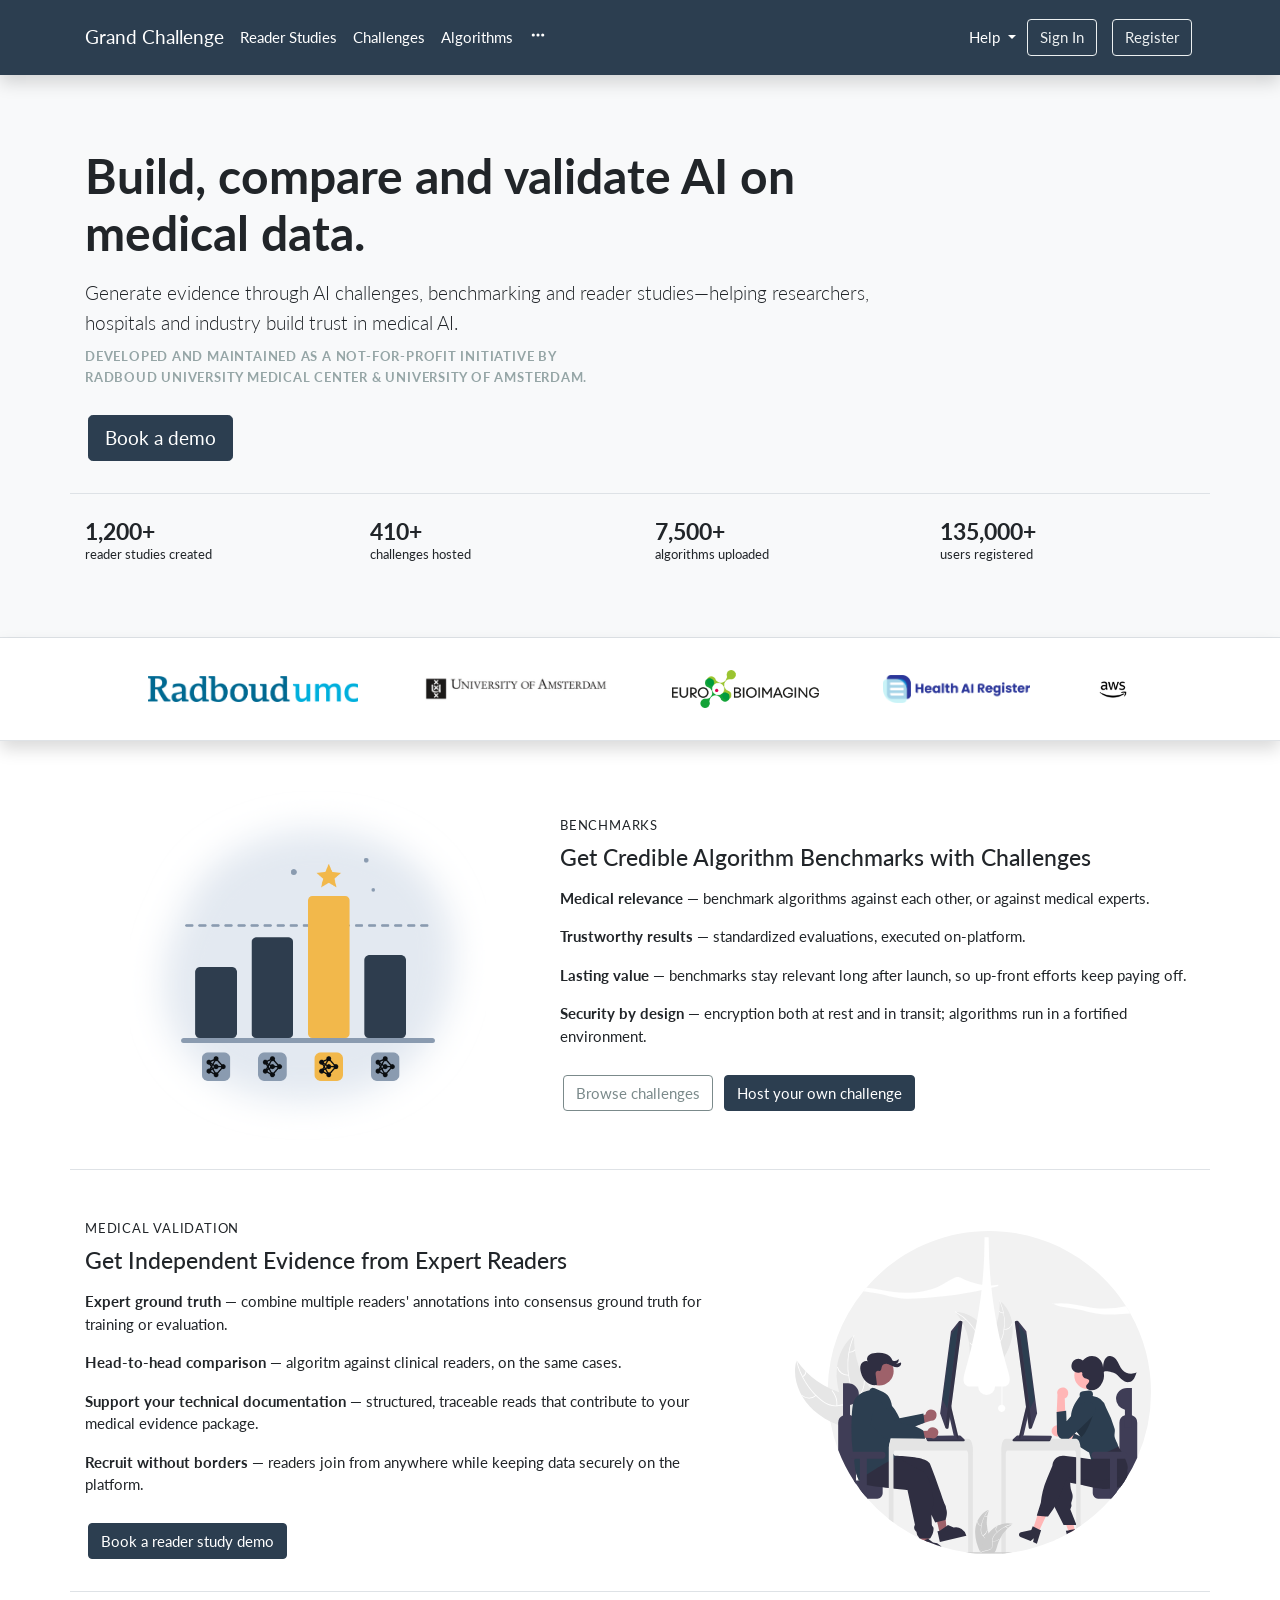
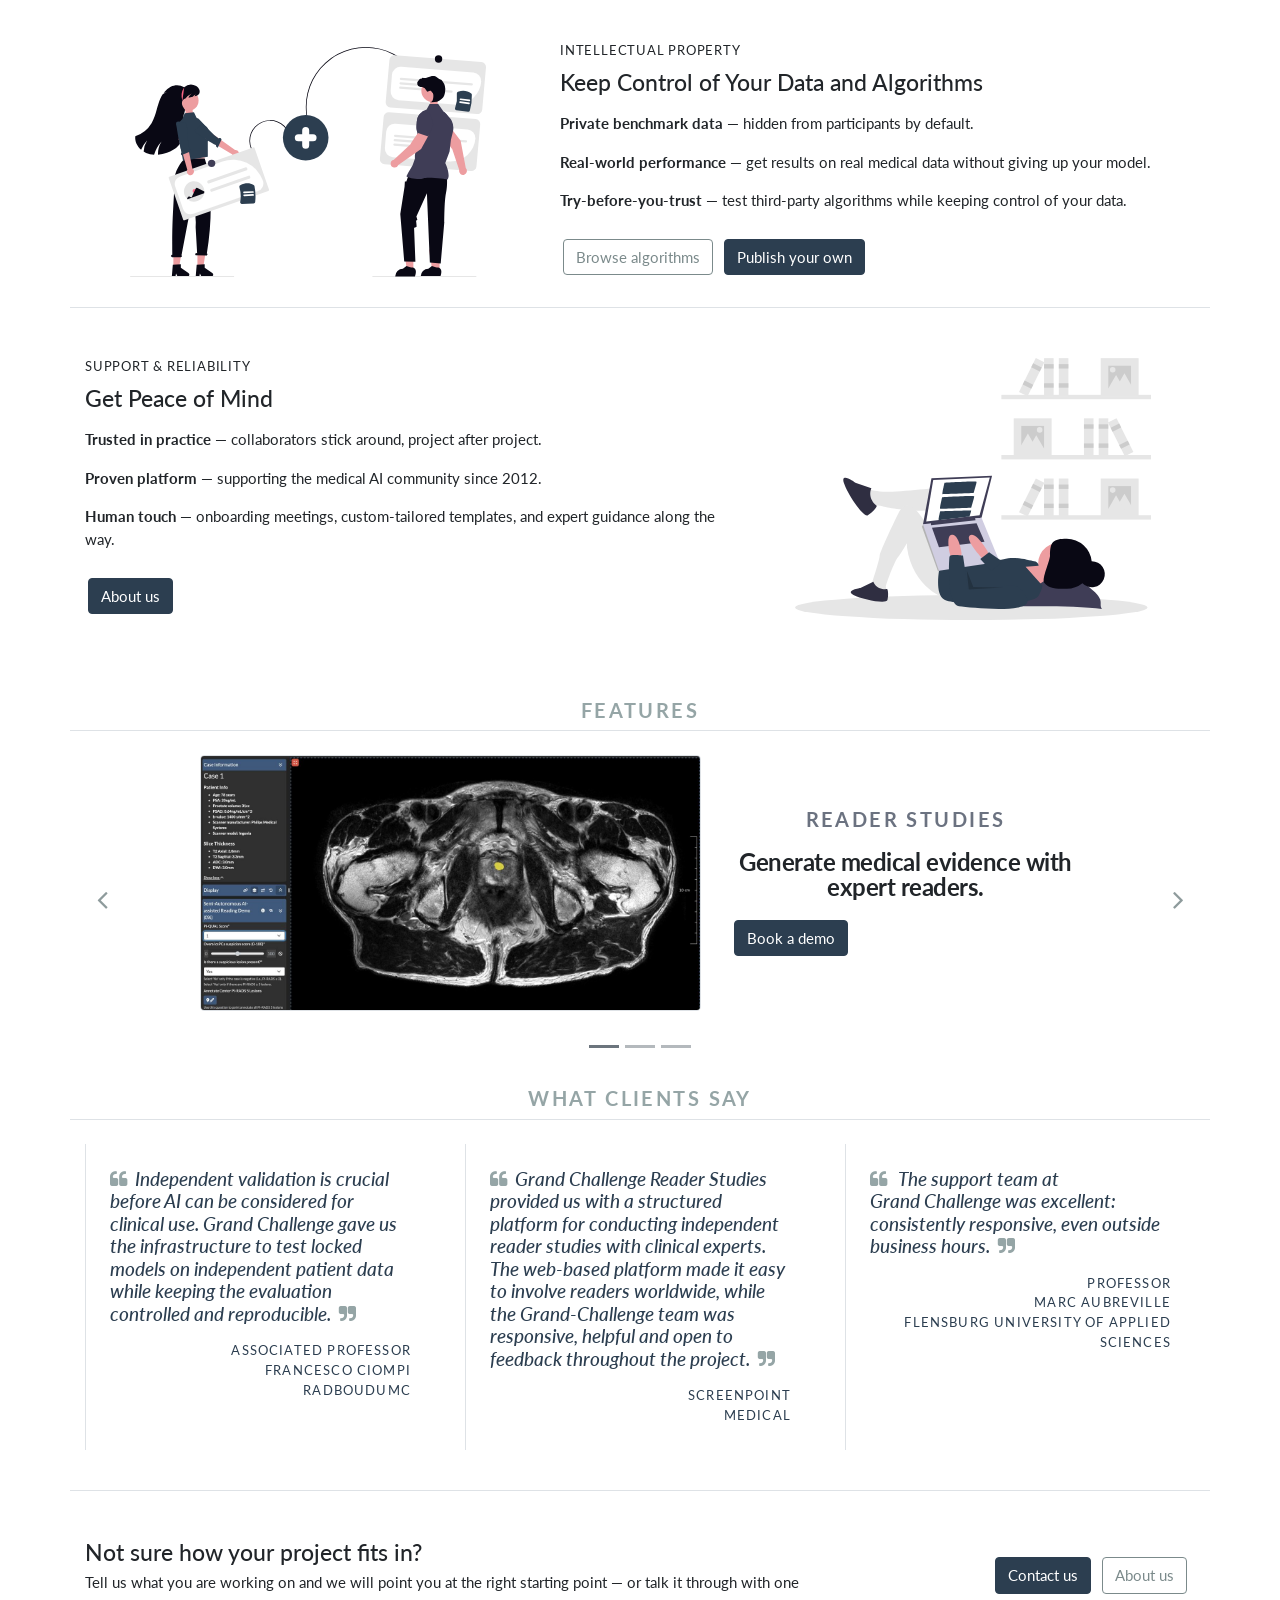
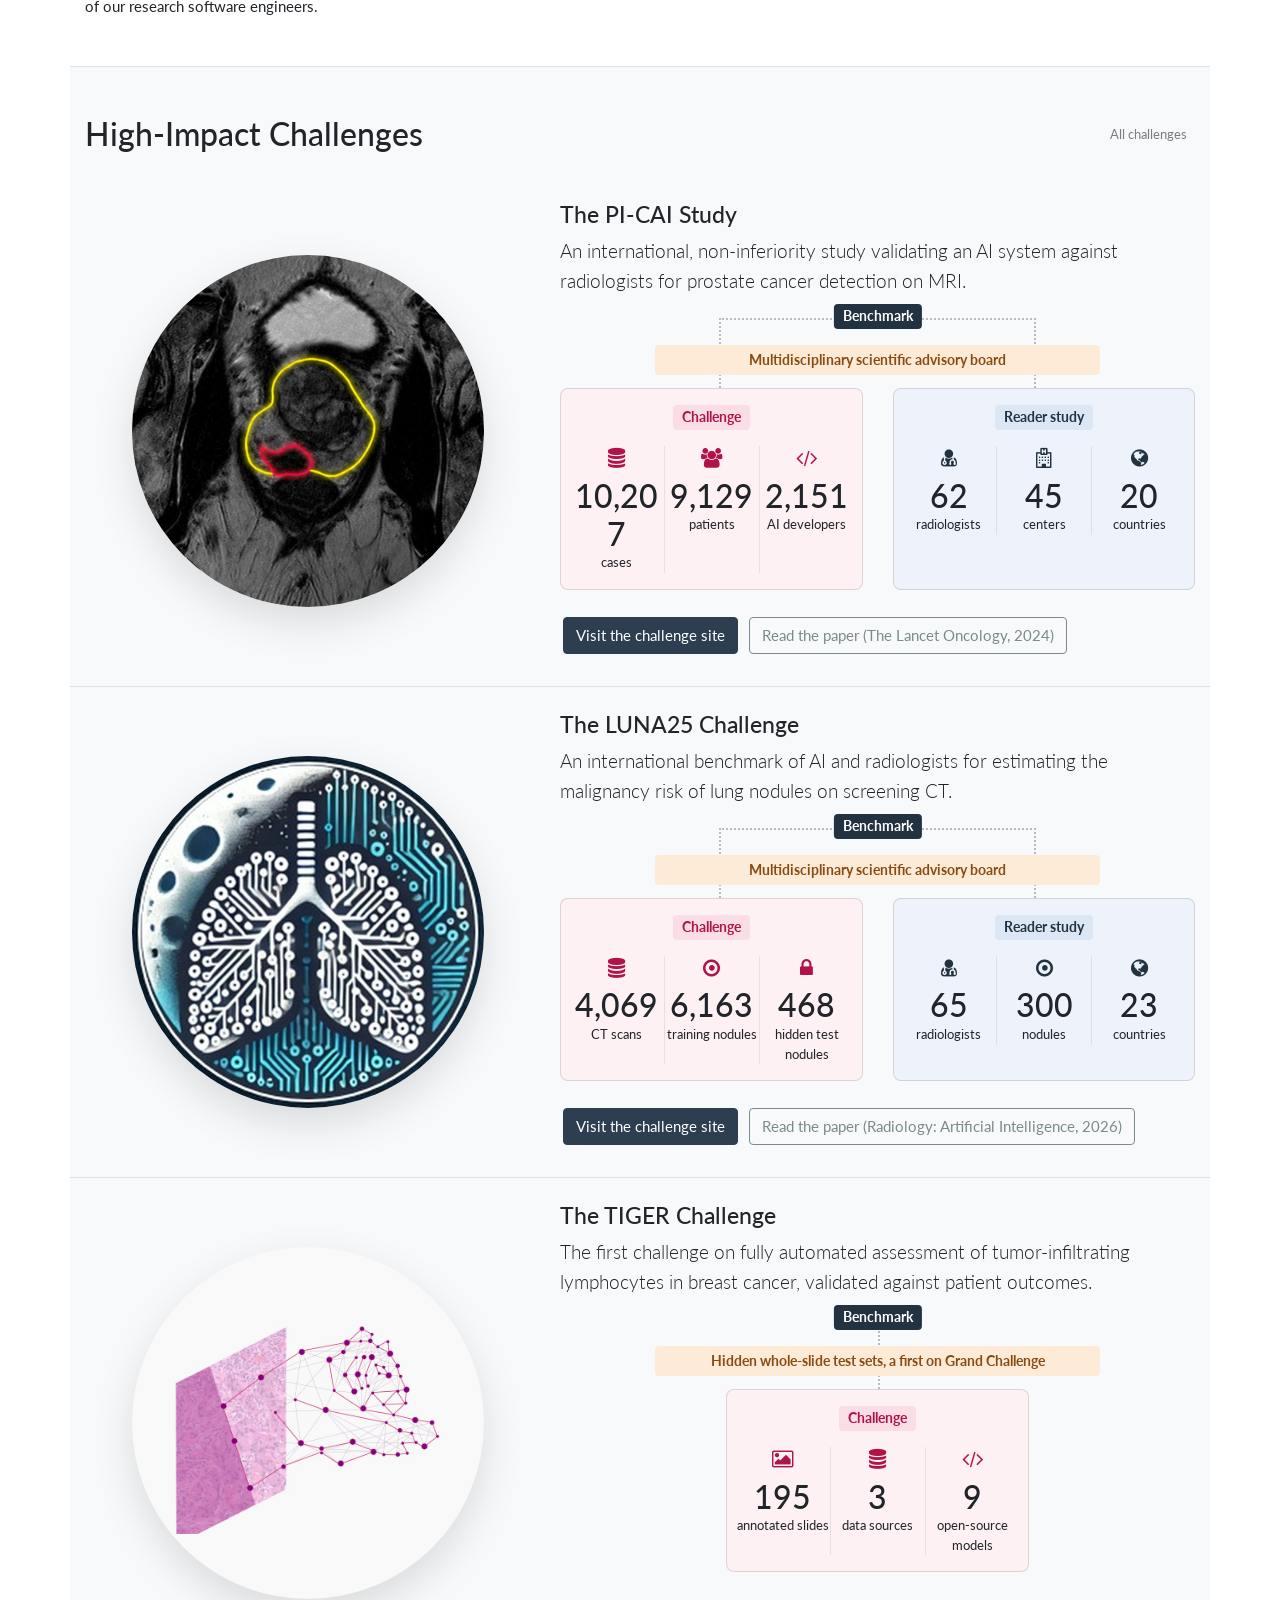
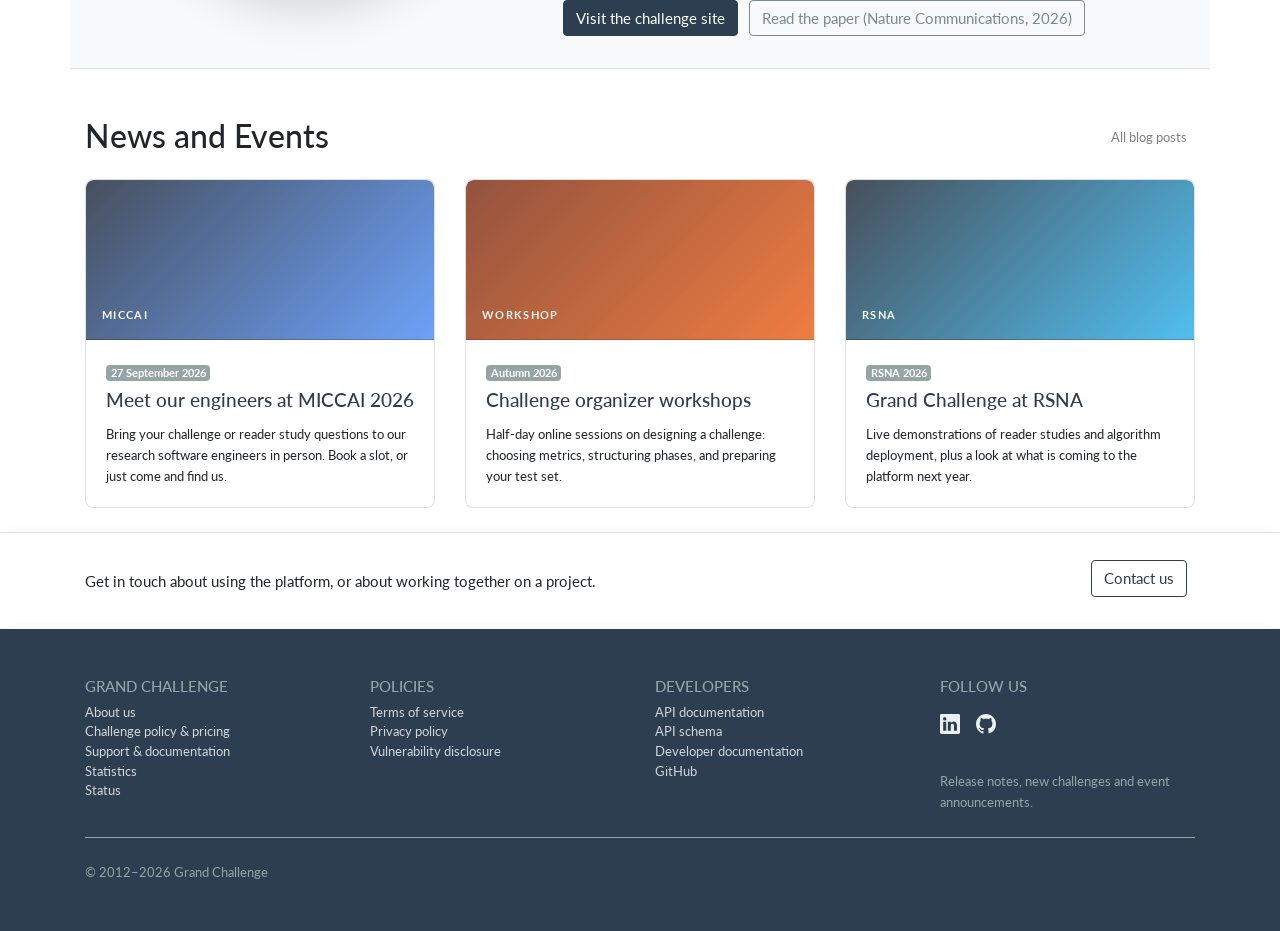
<file: E.html>
<!DOCTYPE html>
<html lang="en">
<head>
<meta charset="utf-8">
<meta name="viewport" content="width=device-width, initial-scale=1">
<title>Grand Challenge — homepage draft v3</title>
<link href="bootstrap/css/bootstrap.min.css" rel="stylesheet">
<link href="custom/core.css" rel="stylesheet">
<link href="custom/base.css" rel="stylesheet">
<link rel="stylesheet" href="font-awesome-4.7.0/css/font-awesome.min.css">
<!-- =====================================================================
     THEME OVERRIDES — the only custom CSS on the page.
    This keeps the page visually close to the Bootstrap 5 version while
    using Bootstrap 4.6.2-compatible classes and components.
     ===================================================================== -->
 <style>
  .footer-link {
    color: rgba(255, 255, 255, 0.78);
    text-decoration: none;
  }
  .footer-link:hover,
  .footer-link:focus {
    color: #fff;
    text-decoration: underline;
  }
  .gc-flex-gap-2 > * {
    margin-right: 0.5rem;
    margin-bottom: 0.5rem;
  }
  .gc-flex-gap-3 > * {
    margin-right: 1rem;
    margin-bottom: 1rem;
  }
  .gc-flex-gap-4 > * {
    margin-right: 1.5rem;
    margin-bottom: 1.5rem;
  }
  .gc-flex-gap-5 > * {
    margin-right: 3rem;
    margin-bottom: 3rem;
  }
  .social-links a {
    font-size: 1.5rem;
  }
  .values-visual,
  .values-copy {
    display: flex;
    align-items: center;
    justify-content: center;
    height: 100%;
  }
  .values-copy {
    flex-direction: column;
    align-items: flex-start;
    text-align: left;
  }
  .values-copy > * {
    width: 100%;
  }
  @media (max-width: 991.98px) {
    .values-copy {
      align-items: flex-start;
    }
  }
  .card-image {
    height: 10rem;
    display: flex;
    align-items: flex-end;
    padding: 1rem;
    font-size: 0.68rem;
    font-weight: 700;
    letter-spacing: 0.12em;
    text-transform: uppercase;
    color: rgba(255, 255, 255, 0.96);
    background-size: cover;
    background-position: center;
    border-bottom: 1px solid rgba(0, 0, 0, 0.05);
    border-top-left-radius: 0.5rem;
    border-top-right-radius: 0.5rem;
  }
  .card {
    border-radius: 0.5rem;
    overflow: hidden;
  }
  .card-image--mri {
    background: linear-gradient(135deg, rgba(30, 64, 175, 0.8), rgba(14, 116, 144, 0.8)), radial-gradient(circle at 20% 20%, rgba(255,255,255,0.3), transparent 40%);
  }
  .card-image--pet {
    background: linear-gradient(135deg, rgba(147, 51, 234, 0.8), rgba(59, 130, 246, 0.8)), radial-gradient(circle at 80% 30%, rgba(255,255,255,0.3), transparent 35%);
  }
  .card-image--pathology {
    background: linear-gradient(135deg, rgba(15, 118, 110, 0.8), rgba(16, 185, 129, 0.8)), radial-gradient(circle at 30% 30%, rgba(255,255,255,0.3), transparent 35%);
  }
  .card-image--conference {
    background: linear-gradient(135deg, rgba(30, 41, 59, 0.82), rgba(59, 130, 246, 0.75)), radial-gradient(circle at 50% 15%, rgba(255,255,255,0.3), transparent 30%);
  }
  .card-image--workshop {
    background: linear-gradient(135deg, rgba(123, 45, 19, 0.82), rgba(234, 88, 12, 0.78)), radial-gradient(circle at 70% 20%, rgba(255,255,255,0.3), transparent 35%);
  }
  .card-image--rsna {
    background: linear-gradient(135deg, rgba(31, 41, 55, 0.82), rgba(14, 165, 233, 0.72)), radial-gradient(circle at 30% 25%, rgba(255,255,255,0.28), transparent 30%);
  }
  .carousel {
    position: relative;
  }
  .carousel-item > .container {
    height: 100%;
    display: flex;
    flex-direction: column;
    justify-content: flex-start;
    max-width: 82%;
  }
  .carousel-item > .container > .text-center {
    margin-top: 0.5rem;
  }
  .carousel-item .row {
    flex: 1;
    align-items: stretch;
  }
  .carousel-item .col-lg-5 {
    display: flex;
    flex-direction: column;
    justify-content: flex-end;
  }
  .carousel-item img {
    height: 16rem;
    width: 100%;
    object-fit: cover;
    object-position: center;
    display: block;
  }
  .feature-label {
    font-size: 1.26rem;
    letter-spacing: 0.12em;
    font-weight: 700;
    text-transform: uppercase;
    color: #6b7280;
    margin-bottom: 0.85rem;
  }
  .feature-heading {
    font-size: clamp(1.5rem, 1.6vw, 2.8rem);
    line-height: 1.08;
    letter-spacing: -0.02em;
    font-weight: 700;
    margin-bottom: 1rem;
  }
  /* Put the indicators below the slides instead of over them */
#carouselExampleIndicators .carousel-indicators {
  position: static;      /* take them out of the absolute overlay */
  padding-bottom: 0.5rem;  /* space below the dots, before the border/next section */
}

/* Bootstrap's default dots are white, which is invisible on a light background */
#carouselExampleIndicators .carousel-indicators li {
  background-color: #6c757d; /* or any color that fits your theme */
}

  .carousel-control-prev,
  .carousel-control-next {
    width: 3rem;
    z-index: 4;
    opacity: 0.85;
  }
  .carousel-control-prev {
    left: 0.5rem;
  }
  .carousel-control-next {
    right: 0.5rem;
  }
  .carousel-control-prev-icon,
  .carousel-control-next-icon {
    filter: drop-shadow(0 1px 2px rgba(0, 0, 0, 0.4));
  }
  @media (max-width: 991.98px) {
    .carousel-inner,
    .carousel-item {
      height: clamp(26rem, 62vw, 47.5rem);
    }
  }
  @media (min-width: 992px) {
    .gc-flex-gap-lg-5 > * {
      margin-right: 3rem;
      margin-bottom: 3rem;
    }
  }
  /* High-impact challenge panels */
  .impact-visual {
    width: 100%;
    max-width: 22rem;
    aspect-ratio: 1 / 1;
    margin: 0 auto;
    border-radius: 50%;
    overflow: hidden;
    box-shadow: 0 1rem 2.5rem rgba(0, 0, 0, 0.12);
  }
  .impact-visual img {
    width: 100%;
    height: 100%;
    object-fit: cover;
    display: block;
  }
  .impact-visual--contain {
    background: #f9f9f9;
    display: flex;
    align-items: center;
    justify-content: center;
  }
  .impact-visual--contain img {
    width: 82%;
    height: auto;
    object-fit: contain;
  }
  .impact-connector {
    position: relative;
    height: 5.25rem;
    margin-top: 0.5rem;
  }
  .impact-connector::before {
    content: "";
    position: absolute;
    left: 25%;
    right: 25%;
    top: 0.9rem;
    bottom: 0;
    border: 2px dotted #b9b9c6;
    border-bottom: 0;
  }
  .impact-connector--single::before {
    left: 50%;
    right: auto;
    border-right: 0;
    border-top: 0;
  }
  .impact-connector .impact-benchmark {
    position: absolute;
    left: 50%;
    top: 0;
    transform: translateX(-50%);
    background: #233240;
    color: #fff;
  }
  .impact-connector .impact-band {
    position: absolute;
    left: 15%;
    right: 15%;
    top: 2.6rem;
    white-space: normal;
    line-height: 1.3;
    background: #fdebd8;
    color: #8a4b0f;
  }
  .impact-stats {
    border: 1px solid rgba(0, 0, 0, 0.125);
  }
  .impact-stats--challenge {
    background: #fdf1f3;
  }
  .impact-stats--challenge .impact-label {
    background: #fbdde5;
    color: #b0124a;
  }
  .impact-stats--challenge .fa {
    color: #b0124a;
  }
  .impact-stats--reader {
    background: #eef3fb;
  }
  .impact-stats--reader .impact-label {
    background: #dce7f6;
    color: #233240;
  }
  .impact-stats--reader .fa {
    color: #233240;
  }
  .impact-stat + .impact-stat {
    border-left: 1px solid rgba(0, 0, 0, 0.08);
  }
  .impact-stat .h3 {
    font-weight: 500;
  }
  .impact-label {
    font-size: 0.875rem;
    padding: 0.4em 0.65em;
  }
  @media (max-width: 767.98px) {
    .impact-connector::before {
      display: none;
    }
  }
  @media (max-width: 991.98px) {
    .impact-connector .impact-band {
      left: 0;
      right: 0;
    }
  }
</style>
<script src="https://code.jquery.com/jquery-3.7.1.min.js" integrity="sha256-/JqT3SQfawRcv/BIHPThkBvs0OEvtFFmqPF/lYI/Cxo=" crossorigin="anonymous"></script>
<script src="bootstrap/js/bootstrap.bundle.min.js"></script>
</head>
<body>

<!-- ============ NAVBAR ============ -->
<!-- Mirrors the live grand-challenge.org navbar: three primary sections,
     an unlabelled overflow dropdown, Help, then Sign In / Register. -->

     
<nav class="navbar navbar-dark navbar-top navbar-expand-md shadow bg-primary">
    <div class="container">
        <a class="navbar-brand mr-md-2 text-capitalize" href="https://grand-challenge.org/">
            Grand Challenge
        </a>
        <button class="navbar-toggler" type="button" data-toggle="collapse" data-target="#collapsibleNavbar">
            <span class="navbar-toggler-icon"></span>
        </button>

        <div class="collapse navbar-collapse" id="collapsibleNavbar">
            <ul class="navbar-nav mr-auto">
              <li class="nav-item">
                    <a class="nav-link " href="https://grand-challenge.org/reader-studies/">
                        Reader Studies
                    </a>
                </li>
                <li class="nav-item">
                    <a class="nav-link " href="https://grand-challenge.org/challenges/">
                        Challenges
                    </a>
                </li>
                <li class="nav-item">
                    <a class="nav-link " href="https://grand-challenge.org/algorithms/">
                        Algorithms
                    </a>
                </li>
              
                <li class="nav-item dropdown ">
                    <a class="nav-link d-flex align-items-center justify-content-center" href="#" id="navbarDropdownMenuLink" role="button" data-toggle="dropdown" aria-haspopup="true" aria-expanded="false" aria-label="More options">
                        <svg xmlns="http://www.w3.org/2000/svg" viewBox="0 0 640 640" width="18" height="18" fill="currentColor" aria-hidden="true" focusable="false" style="display:block">
                            <circle cx="152" cy="320" r="56"></circle>
                            <circle cx="320" cy="320" r="56"></circle>
                            <circle cx="488" cy="320" r="56"></circle>
                        </svg>
                    </a>
                    <div class="dropdown-menu" aria-labelledby="navbarDropdownMenuLink">
                        <a class="dropdown-item" href="https://grand-challenge.org/blogs/">Blog</a>
                        <a class="dropdown-item" href="https://grand-challenge.org/archives/">Archives</a>
                        <div class="dropdown-divider"></div>
                        
                        <a class="dropdown-item" href="https://grand-challenge.org/about/">About</a>
                        <a class="dropdown-item" href="https://grand-challenge.org/stats/">Statistics</a>
                        
                            <a class="dropdown-item" href="https://grand-challenge.org/policies/terms-of-service/">Terms of Service</a>
                        
                            <a class="dropdown-item" href="https://grand-challenge.org/policies/privacy/">Privacy Policy</a>
                        
                    </div>
                </li>
            </ul>
            <ul class="navbar-nav">
                



<li class="nav-item dropdown my-auto">
    <a href="#" class="nav-link dropdown-toggle" data-toggle="dropdown" role="button" aria-haspopup="true" aria-expanded="false">
        Help
    </a>
    <div class="dropdown-menu dropdown-menu-right">
        
        <h6 class="dropdown-header">Grand Challenge Support</h6>
        <a class="dropdown-item" href="https://grand-challenge.org/documentation/">
            <i class="fa fa-book fa-fw"></i>
            &nbsp;Grand Challenge Documentation
        </a>
    </div>
</li>

    <li class="pr-2 my-auto"><a class="btn btn-outline-light" href="https://grand-challenge.org/accounts/login/?next=https://grand-challenge.org/#signin">Sign In</a></li>
    <li class="my-auto"><a class="btn btn-outline-light" href="https://grand-challenge.org/accounts/signup/?next=https://grand-challenge.org/#register">Register</a></li>


            </ul>
        </div>
    </div>
</nav>

<!-- ============ HERO ============ -->
<header class="bg-gray-100 border-bottom py-5">
  <div class="container py-lg-4">
    <div class="row">
      <div class="col-lg-9">
        <h1 class="display-5 font-weight-bold mb-3">Build, compare and validate AI on medical data.</h1>
        
        <p class="lead mb-2">
          Generate evidence through AI challenges, benchmarking and reader studies—helping researchers, hospitals and industry build trust in medical AI.
        </p>

        <p class="text-uppercase small font-weight-bold text-muted mb-4" style="letter-spacing:.06em">
          Developed and maintained as a not-for-profit initiative by <span class="text-nowrap">Radboud&nbsp;university&nbsp;medical&nbsp;center & University&nbsp;of&nbsp;Amsterdam</span>.
        </p>
         
        <div class="d-flex flex-wrap gc-flex-gap-2">
          <a href="#" class="btn btn-primary btn-lg">Book a demo</a>
        </div>
      </div>
    </div>

    <div class="row mt-4 pt-4 border-top">
      <div class="col-6 col-lg-3">
        <div class="h4 font-weight-bold mb-0">1,200+</span></div>
        <div class="small ">reader studies created</div>
      </div>
       <div class="col-6 col-lg-3">
        <div class="h4 font-weight-bold mb-0">410+</div>
        <div class="small ">challenges hosted</div>
      </div>
      <div class="col-6 col-lg-3">
        <div class="h4 font-weight-bold mb-0">7,500+</div>
        <div class="small ">algorithms uploaded</div>
      </div>
      <div class="col-6 col-lg-3">
        <div class="h4 font-weight-bold mb-0">135,000+</div>
        <div class="small ">users registered</div>
      </div>
    </div>
  </div>
</header>

<!-- ============ PARTNERS ============ -->
<!-- Label sits inline with the logos rather than on its own line above them,
     which halves the height of the band. Heights tuned for optical weight. -->
<section class="shadow border-bottom">
  <div class="container">
    <div class="py-4 d-flex flex-wrap align-items-center justify-content-center">
      <img alt="Radboud university medical center" class="m-2 px-4" style="height:26px;width:auto" src="[data-uri]">
      <img alt="University of Amsterdam" class="m-2 px-4" style="height:26px;width:auto" src="[data-uri]">
      <img alt="Euro-BioImaging" class="m-2 px-4" style="height:38px;width:auto" src="[data-uri]">
      <img alt="Health AI Register" class="m-2 px-4" style="height:28px;width:auto" src="[data-uri]">
      <img alt="Amazon Web Services" class="m-2 px-4" style="height:38px;width:auto" src="[data-uri]">
    </div>
  </div>
</section>

<!-- ============ THE VALUES ============ -->
<!-- Stacked, alternating sides. Equal weight comes from identical internal
     shape: heading / one lede line / two labelled uses / one link. -->
<section class="py-5">
  <div class="container">

    

    <!-- Row 1: image left, text right (reversed on desktop only) -->
    <div class="row g-4 g-lg-5 align-items-center flex-lg-row-reverse mb-5 pb-4 border-bottom">
      <div class="col-lg-7">
        <p class="text-uppercase small fw-bold mb-2" style="letter-spacing:.06em">Benchmarks</p>
        <h3 class="h4 mb-3">Get Credible Algorithm Benchmarks with Challenges</h3>
        <ul class="list-unstyled mb-4">
          <li class="mb-3"><strong>Medical relevance</strong> &mdash; benchmark algorithms against each other, or against medical experts.</li>
          <li class="mb-3"><strong>Trustworthy results</strong> &mdash; standardized evaluations, executed on-platform.</li>
          <li class="mb-3"><strong>Lasting value</strong> &mdash; benchmarks stay relevant long after launch, so up-front efforts keep paying off.</li>
          <li><strong>Security by design</strong> &mdash; encryption both at rest and in transit; algorithms run in a fortified environment.</li>
        </ul>
        <div class="d-flex flex-wrap gc-flex-gap-2">
          <a href="#" class="btn btn-outline-dark">Browse challenges</a>
          <a href="#" class="btn btn-primary">Host your own challenge</a>
        </div>
      </div>
      <div class="col-lg-5 d-flex justify-content-center align-items-center">
        <img class="img-fluid" style="max-width:80%" src="images/Icon · Columns@1x-2.png" alt="Medicine and benchmarking illustration" loading="lazy">
      </div>
    </div>

       <!-- Row 2: text left, image right -->
    <div class="row g-4 g-lg-5 align-items-center mb-5 pb-4 border-bottom">
      <div class="col-lg-7">
        <p class="text-uppercase small fw-bold mb-2" style="letter-spacing:.06em">Medical validation</p>
        <h3 class="h4 mb-3">Get Independent Evidence from Expert Readers</h3>
        <ul class="list-unstyled mb-4">
          <li class="mb-3"><strong>Expert ground truth</strong> &mdash; combine multiple readers' annotations into consensus ground truth for training or evaluation.</li>
          <li class="mb-3"><strong>Head-to-head comparison</strong> &mdash; algoritm against clinical readers, on the same cases.</li>
          <li class="mb-3"><strong>Support your technical documentation</strong> &mdash; structured, traceable reads that contribute to your medical evidence package.</li>
          <li><strong>Recruit without borders</strong> &mdash; readers join from anywhere while keeping data securely on the platform.</li>
        </ul>
        <div class="d-flex flex-wrap gc-flex-gap-2">
          <a href="#" class="btn btn-primary">Book a reader study demo</a>
        </div>
      </div>
      <div class="col-lg-5 d-flex justify-content-center align-items-center">
        <img class="img-fluid" style="max-width:80%" src="images/undraw_co-working_becw.svg" alt="People co-working on a study" loading="lazy">
      </div>
    </div>

    <!-- Row 3:image left, text right -->
    <div class="row g-4 g-lg-5 align-items-center flex-lg-row-reverse mb-5 pb-4 border-bottom"> 
      <div class="col-lg-7">
        <p class="text-uppercase small fw-bold mb-2" style="letter-spacing:.06em">Intellectual property</p>
        <h3 class="h4 mb-3">Keep Control of Your Data and Algorithms</h3>
        <ul class="list-unstyled mb-4">
          <li class="mb-3"><strong>Private benchmark data</strong> &mdash; hidden from participants by default.</li>
          <li class="mb-3"><strong>Real-world performance</strong> &mdash; get results on real medical data without giving up your model.</li>
          <li><strong>Try-before-you-trust</strong> &mdash; test third-party algorithms while keeping control of your data.</li>
        </ul>
        <div class="d-flex flex-wrap gc-flex-gap-2">
          <a href="#" class="btn btn-outline-dark">Browse algorithms</a>
          <a href="#" class="btn btn-primary">Publish your own</a>
        </div>
      </div>
      <div class="col-lg-5 d-flex justify-content-center align-items-center">
        <img class="img-fluid" style="max-width:80%" src="images/undraw_group-project_kow1.svg" alt="Team collaborating on a project" loading="lazy">
      </div>
    </div>

    
     <!-- Row 4: text left, image right -->
    <div class="row g-4 g-lg-5 align-items-center pb-4">
      <div class="col-lg-7">
        <p class="text-uppercase small fw-bold mb-2" style="letter-spacing:.06em">Support &amp; reliability</p>
        <h3 class="h4 mb-3">Get Peace of Mind</h3>
        <ul class="list-unstyled mb-4">
          <li class="mb-3"><strong>Trusted in practice</strong> &mdash; collaborators stick around, project after project.</li>
          <li class="mb-3"><strong>Proven platform</strong> &mdash; supporting the medical AI community since 2012.</li>
          <li><strong>Human touch</strong> &mdash; onboarding meetings, custom-tailored templates, and expert guidance along the way.</li>
        </ul>
        <div class="d-flex flex-wrap gc-flex-gap-2">
          <a href="#" class="btn btn-primary">About us</a>
        </div>
      </div>
      <div class="col-lg-5 d-flex justify-content-center align-items-center">
        <img class="img-fluid" style="max-width:80%" src="images/undraw_casual-browsing_c09r.svg" alt="Person browsing the platform" loading="lazy">
      </div>
    </div>
  </div>
</section>

<section class="text-center mb-3">
  <p class="feature-label text-muted mb-1">Features</p>
  <div id="carouselExampleIndicators" class="carousel slide container border-top" data-ride="carousel" data-interval="10000" data-pause="hover">
  <div class="carousel-inner py-4">
    <div class="carousel-item active">
      <div class="container">
        <div class="row g-4 g-lg-5 align-items-center">
          <div class="col-lg-7">
            <img class="img-fluid rounded border" width="1400" height="783" loading="lazy" alt="The CIRRUS viewer showing a full prostate MRI slice with an annotated lesion, beside a panel of study questions" 
            src="images/readerstudies.jpg"/>
          </div>
          <div class="col-lg-5">
            <p class="feature-label">Reader studies</p>
            <h3 class="feature-heading h4 mb-3">Generate medical evidence with expert readers.</h3>
            <div class="d-flex flex-wrap gc-flex-gap-2">
              <a href="#" class="btn btn-primary">Book a demo</a>
            </div>
          </div>
        </div>
      </div>
    </div>

    <div class="carousel-item">
      <div class="container">
        <div class="row g-4 g-lg-5 align-items-center flex-lg-row-reverse">
          <div class="col-lg-5">
            <p class="feature-label">Challenge benchmarks</p>
            <h3 class="feature-heading h4 mb-3">Generate trusted benchmark results on hidden medical datasets.</h3>
            <div class="d-flex flex-wrap gc-flex-gap-2">
              <a href="#" class="btn btn-outline-dark">Browse challenges</a>
              <a href="#" class="btn btn-primary">Host your own</a>
            </div>
          </div>
          <div class="col-lg-7">
            <img class="img-fluid rounded border" width="1400" height="875" loading="lazy" alt="A challenge leaderboard, ranking submitted algorithms by score with the team, algorithm name and submission date" 
            src="images/challenges.jpg" />
          </div>
        </div>
      </div>
    </div>

    <div class="carousel-item">
      <div class="container">
        <div class="row g-4 g-lg-5 align-items-center">
          <div class="col-lg-7">
            <img class="img-fluid rounded border" width="1400" height="682" loading="lazy" 
            alt="The viewer showing a pathology slide with an algorithm-generated spirochetosis mask overlaid in red, beside overlay and class controls" 
            src="images/algorithms.jpg"/>
          </div>
          <div class="col-lg-5">
            <p class="feature-label">Algorithms</p>
            <h3 class="feature-heading h4 mb-3">Share, discover and evaluate AI models on real medical data.</h3>
            <div class="d-flex flex-wrap gc-flex-gap-2">
              <a href="#" class="btn btn-outline-dark">Browse algorithms</a>
              <a href="#" class="btn btn-primary">Publish your own</a>
            </div>
          </div>
        </div>
      </div>
    </div>
  </div>

  <ol class="carousel-indicators">
    <li data-target="#carouselExampleIndicators" data-slide-to="0" class="active"></li>
    <li data-target="#carouselExampleIndicators" data-slide-to="1" class=""></li>
    <li data-target="#carouselExampleIndicators" data-slide-to="2" class=""></li>
  </ol>

  <a class="carousel-control-prev text-dark" href="#carouselExampleIndicators" role="button" data-slide="prev">
      <i class="fa fa-angle-left fa-2x"></i>
      <span class="sr-only">Previous</span>
  </a>
  <a class="carousel-control-next text-dark" href="#carouselExampleIndicators" role="button" data-slide="next">
      <i class="fa fa-angle-right fa-2x"></i>
      <span class="sr-only">Next</span>
  </a>

  
</div>


</section>

<!-- ============ TESTIMONIALS ========-->

<section class="text-center mb-3">
  <p class="feature-label text-muted mb-1">What clients say</p>
  <div class="container border-top py-4">
    <div class="row g-4 text-left">
      <div class="col-md-4">
        <blockquote class="h-100 mb-0 border-left p-4">
          <p class="h5 mb-3 font-italic"><i class="fa fa-quote-left text-muted mr-2"></i>Independent validation is crucial before AI can be considered for clinical use. Grand&nbsp;Challenge gave us the infrastructure to test locked models on independent patient data while keeping the evaluation controlled and reproducible.<i class="fa fa-quote-right text-muted ml-2"></i></p>
          <footer class="small text-uppercase text-right" style=" letter-spacing: 0.09em;">Associated Professor<br/>Francesco Ciompi<br/>Radboudumc</footer>
        </blockquote>
      </div>
      <div class="col-md-4">
        <blockquote class="h-100 mb-0 border-left p-4">
          <p class="h5 mb-3 font-italic"><i class="fa fa-quote-left text-muted mr-2"></i>Grand&nbsp;Challenge Reader Studies provided us with a structured platform for conducting independent reader studies with clinical experts. The web-based platform made it easy to involve readers worldwide, while the Grand-Challenge team was responsive, helpful and open to feedback throughout the project.<i class="fa fa-quote-right text-muted ml-2"></i></p>
          <footer class="small text-uppercase text-right" style=" letter-spacing: 0.09em;">ScreenPoint<br/>Medical</footer>
        </blockquote>
      </div>
       <div class="col-md-4">
        <blockquote class="h-100 mb-0 border-left p-4">
          <p class="h5 mb-3 font-italic"><i class="fa fa-quote-left text-muted mr-2"></i> The support team at Grand&nbsp;Challenge was excellent: consistently responsive, even outside business hours.<i class="fa fa-quote-right text-muted ml-2"></i></p>
          <footer class="small text-uppercase text-right" style=" letter-spacing: 0.09em;">Professor<br/>Marc Aubreville<br/>Flensburg University of Applied Sciences</footer>
        </blockquote>
      </div>
    </div>
  </div>
</section>
<!-- ============ CONTACT ============ -->
<section>

  <div class="py-5 container border-top border-bottom">
    <div class="row align-items-center g-3">
      <div class="col-lg-8">
        <h2 class="h4 mb-1">Not sure how your project fits in?</h2>
        <p class=" mb-0">
          Tell us what you are working on and we will point you at the right starting
          point &mdash; or talk it through with one of our research software engineers.
        </p>
      </div>
      <div class="col-lg-4 text-lg-end">
        <div class="d-flex flex-wrap gc-flex-gap-2 justify-content-lg-end">
          <a href="#" class="btn btn-primary">Contact us</a>
          <a href="https://grand-challenge.org/about/" class="btn btn-outline-dark">About us</a>
        </div>
      </div>
    </div>
  </div>
  
</section>


<!-- ============ HIGHLIGHTED CHALLENGES ============ -->
<!-- {% for challenge in high_impact_challenges %} over a curated flag. -->
<section>
  <div class="pt-5 bg-gray-100 container">
    <div class="d-flex flex-wrap justify-content-between align-items-end mb-4 gc-flex-gap-2">
      <h2 class="h3 mb-0">High-Impact Challenges</h2>
      <a href="https://grand-challenge.org/challenges/" class="small text-black-50">All challenges</a>
    </div>

    <!-- PI-CAI -->
    <div class="row align-items-center py-4 border-bottom">
      <div class="col-lg-5 mb-4 mb-lg-0">
        <div class="impact-visual">
          <img src="images/pi-cai.jpg" alt="Prostate MRI with the prostate outlined in yellow and a cancerous lesion outlined in red" loading="lazy">
        </div>
      </div>
      <div class="col-lg-7">
        <h3 class="h4 mb-2">The PI-CAI Study</h3>
        <p class="lead mb-0">An international, non-inferiority study validating an AI system against radiologists for prostate cancer detection on MRI.</p>
        <div class="impact-connector">
          <span class="badge impact-label impact-benchmark">Benchmark</span>
          <span class="badge impact-label impact-band">Multidisciplinary scientific advisory board</span>
        </div>
        <div class="row">
          <div class="col-md-6 mb-3">
            <div class="card impact-stats impact-stats--challenge h-100">
              <div class="card-body px-2 py-3 text-center">
                <span class="badge impact-label mb-3">Challenge</span>
                <div class="row no-gutters">
                  <div class="col-4 impact-stat"><i class="fa fa-database fa-lg" aria-hidden="true"></i><div class="h3 mt-2 mb-0">10,207</div><div class="small">cases</div></div>
                  <div class="col-4 impact-stat"><i class="fa fa-users fa-lg" aria-hidden="true"></i><div class="h3 mt-2 mb-0">9,129</div><div class="small">patients</div></div>
                  <div class="col-4 impact-stat"><i class="fa fa-code fa-lg" aria-hidden="true"></i><div class="h3 mt-2 mb-0">2,151</div><div class="small">AI developers</div></div>
                </div>
              </div>
            </div>
          </div>
          <div class="col-md-6 mb-3">
            <div class="card impact-stats impact-stats--reader h-100">
              <div class="card-body px-2 py-3 text-center">
                <span class="badge impact-label mb-3">Reader study</span>
                <div class="row no-gutters">
                  <div class="col-4 impact-stat"><i class="fa fa-user-md fa-lg" aria-hidden="true"></i><div class="h3 mt-2 mb-0">62</div><div class="small">radiologists</div></div>
                  <div class="col-4 impact-stat"><i class="fa fa-hospital-o fa-lg" aria-hidden="true"></i><div class="h3 mt-2 mb-0">45</div><div class="small">centers</div></div>
                  <div class="col-4 impact-stat"><i class="fa fa-globe fa-lg" aria-hidden="true"></i><div class="h3 mt-2 mb-0">20</div><div class="small">countries</div></div>
                </div>
              </div>
            </div>
          </div>
        </div>
        <!-- Partner logos: Radboudumc, ZGT, UMCG, NTNU, Andros Clinics, AWS, MIDL, MICCAI, ESUR, EAU -->
        <div class="d-flex flex-wrap gc-flex-gap-2 mt-2">
          <a href="https://pi-cai.grand-challenge.org/" class="btn btn-primary">Visit the challenge site</a>
          <a href="https://pubmed.ncbi.nlm.nih.gov/38876123/" class="btn btn-outline-dark">Read the paper (The Lancet Oncology, 2024)</a>
        </div>
      </div>
    </div>

    <!-- LUNA25 -->
    <div class="row align-items-center py-4 border-bottom">
      <div class="col-lg-5 mb-4 mb-lg-0">
        <div class="impact-visual">
          <img src="images/luna25.jpg" alt="LUNA25 artwork: lungs drawn as circuit lines in front of the moon" loading="lazy">
        </div>
      </div>
      <div class="col-lg-7">
        <h3 class="h4 mb-2">The LUNA25 Challenge</h3>
        <p class="lead mb-0">An international benchmark of AI and radiologists for estimating the malignancy risk of lung nodules on screening CT.</p>
        <div class="impact-connector">
          <span class="badge impact-label impact-benchmark">Benchmark</span>
          <span class="badge impact-label impact-band">Multidisciplinary scientific advisory board</span>
        </div>
        <div class="row">
          <div class="col-md-6 mb-3">
            <div class="card impact-stats impact-stats--challenge h-100">
              <div class="card-body px-2 py-3 text-center">
                <span class="badge impact-label mb-3">Challenge</span>
                <div class="row no-gutters">
                  <div class="col-4 impact-stat"><i class="fa fa-database fa-lg" aria-hidden="true"></i><div class="h3 mt-2 mb-0">4,069</div><div class="small">CT scans</div></div>
                  <div class="col-4 impact-stat"><i class="fa fa-dot-circle-o fa-lg" aria-hidden="true"></i><div class="h3 mt-2 mb-0">6,163</div><div class="small">training nodules</div></div>
                  <div class="col-4 impact-stat"><i class="fa fa-lock fa-lg" aria-hidden="true"></i><div class="h3 mt-2 mb-0">468</div><div class="small">hidden test nodules</div></div>
                </div>
              </div>
            </div>
          </div>
          <div class="col-md-6 mb-3">
            <div class="card impact-stats impact-stats--reader h-100">
              <div class="card-body px-2 py-3 text-center">
                <span class="badge impact-label mb-3">Reader study</span>
                <div class="row no-gutters">
                  <div class="col-4 impact-stat"><i class="fa fa-user-md fa-lg" aria-hidden="true"></i><div class="h3 mt-2 mb-0">65</div><div class="small">radiologists</div></div>
                  <div class="col-4 impact-stat"><i class="fa fa-dot-circle-o fa-lg" aria-hidden="true"></i><div class="h3 mt-2 mb-0">300</div><div class="small">nodules</div></div>
                  <div class="col-4 impact-stat"><i class="fa fa-globe fa-lg" aria-hidden="true"></i><div class="h3 mt-2 mb-0">23</div><div class="small">countries</div></div>
                </div>
              </div>
            </div>
          </div>
        </div>
        <!-- Partner logos: Radboudumc, MICCAI, screening trial partners (confirm with organizers) -->
        <div class="d-flex flex-wrap gc-flex-gap-2 mt-2">
          <a href="https://luna25.grand-challenge.org/" class="btn btn-primary">Visit the challenge site</a>
          <a href="https://pubs.rsna.org/doi/10.1148/ryai.260179" class="btn btn-outline-dark">Read the paper (Radiology: Artificial Intelligence, 2026)</a>
        </div>
      </div>
    </div>

    <!-- TIGER (no reader study, so a single stats card) -->
    <div class="row align-items-center py-4">
      <div class="col-lg-5 mb-4 mb-lg-0">
        <div class="impact-visual impact-visual--contain">
          <img src="images/tiger.jpg" alt="TIGER artwork: a breast cancer histopathology slide linked to a network graph" loading="lazy">
        </div>
      </div>
      <div class="col-lg-7">
        <h3 class="h4 mb-2">The TIGER Challenge</h3>
        <p class="lead mb-0">The first challenge on fully automated assessment of tumor-infiltrating lymphocytes in breast cancer, validated against patient outcomes.</p>
        <div class="impact-connector impact-connector--single">
          <span class="badge impact-label impact-benchmark">Benchmark</span>
          <span class="badge impact-label impact-band">Hidden whole-slide test sets, a first on Grand Challenge</span>
        </div>
        <div class="row justify-content-center">
          <div class="col-md-6 mb-3">
            <div class="card impact-stats impact-stats--challenge h-100">
              <div class="card-body px-2 py-3 text-center">
                <span class="badge impact-label mb-3">Challenge</span>
                <div class="row no-gutters">
                  <div class="col-4 impact-stat"><i class="fa fa-picture-o fa-lg" aria-hidden="true"></i><div class="h3 mt-2 mb-0">195</div><div class="small">annotated slides</div></div>
                  <div class="col-4 impact-stat"><i class="fa fa-database fa-lg" aria-hidden="true"></i><div class="h3 mt-2 mb-0">3</div><div class="small">data sources</div></div>
                  <div class="col-4 impact-stat"><i class="fa fa-code fa-lg" aria-hidden="true"></i><div class="h3 mt-2 mb-0">9</div><div class="small">open-source models</div></div>
                </div>
              </div>
            </div>
          </div>
        </div>
        <!-- Partner logos: Radboudumc, Institut Jules Bordet, German Breast Group, Netherlands Cancer Institute, AWS -->
        <div class="d-flex flex-wrap gc-flex-gap-2 mt-2">
          <a href="https://tiger.grand-challenge.org/" class="btn btn-primary">Visit the challenge site</a>
          <a href="https://doi.org/10.1038/s41467-026-72956-x" class="btn btn-outline-dark">Read the paper (Nature Communications, 2026)</a>
        </div>
      </div>
    </div>
  </div>
</section>

<!-- ============ NEWS &amp; EVENTS ============ -->
<!-- Forward-looking. Past release notes stay on the blog. -->
<section>
  <div class="container pt-5 border-top">
    <div class="d-flex flex-wrap justify-content-between align-items-end mb-4 gc-flex-gap-2">
      <h2 class="h3 mb-0">News and Events</h2>
      <a href="https://grand-challenge.org/blogs/" class="small text-black-50">All blog posts</a>
    </div>
    <div class="row g-4">

      <div class="col-md-4 mb-4">
        <div class="card h-100">
          <div class="card-image card-image--conference">MICCAI</div>
          <div class="card-body">
            <span class="badge badge-secondary mb-2">27 September 2026</span>
            <h3 class="h5 card-title"><a href="#" class="stretched-link text-decoration-none text-primary">Meet our engineers at MICCAI 2026</a></h3>
            <p class="card-text small ">
              Bring your challenge or reader study questions to our research software
              engineers in person. Book a slot, or just come and find us.
            </p>
          </div>
        </div>
      </div>

      <div class="col-md-4 mb-4">
        <div class="card h-100">
          <div class="card-image card-image--workshop">Workshop</div>
          <div class="card-body">
            <span class="badge badge-secondary mb-2">Autumn 2026</span>
            <h3 class="h5 card-title"><a href="#" class="stretched-link text-decoration-none text-primary">Challenge organizer workshops</a></h3>
            <p class="card-text small ">
              Half-day online sessions on designing a challenge: choosing metrics,
              structuring phases, and preparing your test set.
            </p>
          </div>
        </div>
      </div>

      <div class="col-md-4 mb-4">
        <div class="card h-100">
          <div class="card-image card-image--rsna">RSNA</div>
          <div class="card-body">
            <span class="badge badge-secondary mb-2">RSNA 2026</span>
            <h3 class="h5 card-title"><a href="#" class="stretched-link text-decoration-none text-primary">Grand Challenge at RSNA</a></h3>
            <p class="card-text small ">
              Live demonstrations of reader studies and algorithm deployment,
              plus a look at what is coming to the platform next year.
            </p>
          </div>
        </div>
      </div>


    </div>
  </div>
</section>

<!-- ============ CLOSING CONTACT STRIP ============ -->
<!-- Slim echo of the contact band above, so the page ends on an action. -->
<section class="py-4 border-top shadow">
  <div class="container">
    <div class="d-flex flex-wrap align-items-center justify-content-between gc-flex-gap-2">
      <p class="mb-0 ">Get in touch about using the platform, or about working together on a project.</p>
      <a href="#" class="btn btn-outline-primary">Contact us</a>
    </div>
  </div>
</section>

<!-- ============ FOOTER ============ -->
<footer class="bg-primary shadow text-light py-5">
  <div class="container">
    <div class="row g-4">
      <div class="col-6 col-lg-3">
        <h2 class="h6 text-uppercase text-secondary">Grand Challenge</h2>
        <ul class="list-unstyled small mb-0">
          <li><a class="footer-link" href="#">About us</a></li>
          <li><a class="footer-link" href="#">Challenge policy &amp; pricing</a></li>
          <li><a class="footer-link" href="#">Support &amp; documentation</a></li>
          <li><a class="footer-link" href="#">Statistics</a></li>
          <li><a class="footer-link" href="#">Status</a></li>
        </ul>
      </div>
      <div class="col-6 col-lg-3">
        <h2 class="h6 text-uppercase text-secondary">Policies</h2>
        <ul class="list-unstyled small mb-0">
          <li><a class="footer-link" href="#">Terms of service</a></li>
          <li><a class="footer-link" href="#">Privacy policy</a></li>
          <li><a class="footer-link" href="#">Vulnerability disclosure</a></li>
        </ul>
      </div>
      <div class="col-6 col-lg-3">
        <h2 class="h6 text-uppercase text-secondary">Developers</h2>
        <ul class="list-unstyled small mb-0">
          <li><a class="footer-link" href="#">API documentation</a></li>
          <li><a class="footer-link" href="#">API schema</a></li>
          <li><a class="footer-link" href="#">Developer documentation</a></li>
          <li><a class="footer-link" href="#">GitHub</a></li>
        </ul>
      </div>
      <div class="col-6 col-lg-3">
        <h2 class="h6 text-uppercase text-secondary">Follow us</h2>
        <div class="d-flex gc-flex-gap-3 social-links">
          <a class="text-light" href="https://www.linkedin.com/company/grand-challenge" aria-label="Grand Challenge on LinkedIn"><svg xmlns="http://www.w3.org/2000/svg" width="20" height="20" viewBox="0 0 16 16" fill="currentColor" aria-hidden="true"><path d="M0 1.146C0 .513.526 0 1.175 0h13.65C15.474 0 16 .513 16 1.146v13.708c0 .633-.526 1.146-1.175 1.146H1.175C.526 16 0 15.487 0 14.854zm4.943 12.248V6.169H2.542v7.225zm-1.2-8.212c.837 0 1.358-.554 1.358-1.248-.015-.709-.52-1.248-1.342-1.248S2.4 3.226 2.4 3.934c0 .694.521 1.248 1.327 1.248zm4.908 8.212V9.359c0-.216.016-.432.08-.586.173-.431.568-.878 1.232-.878.869 0 1.216.662 1.216 1.634v3.865h2.401V9.25c0-2.22-1.184-3.252-2.764-3.252-1.274 0-1.845.7-2.165 1.193v.025h-.016l.016-.025V6.169h-2.4c.03.678 0 7.225 0 7.225z"/></svg></a>
          <a class="text-light" href="https://github.com/comic/grand-challenge.org" aria-label="Grand Challenge on GitHub"><svg xmlns="http://www.w3.org/2000/svg" width="20" height="20" viewBox="0 0 16 16" fill="currentColor" aria-hidden="true"><path d="M8 0C3.58 0 0 3.58 0 8c0 3.54 2.29 6.53 5.47 7.59.4.07.55-.17.55-.38 0-.19-.01-.82-.01-1.49-2.01.37-2.53-.49-2.69-.94-.09-.23-.48-.94-.82-1.13-.28-.15-.68-.52-.01-.53.63-.01 1.08.58 1.23.82.72 1.21 1.87.87 2.33.66.07-.52.28-.87.51-1.07-1.78-.2-3.64-.89-3.64-3.95 0-.87.31-1.59.82-2.15-.08-.2-.36-1.02.08-2.12 0 0 .67-.21 2.2.82.64-.18 1.32-.27 2-.27s1.36.09 2 .27c1.53-1.04 2.2-.82 2.2-.82.44 1.1.16 1.92.08 2.12.51.56.82 1.27.82 2.15 0 3.07-1.87 3.75-3.65 3.95.29.25.54.73.54 1.48 0 1.07-.01 1.93-.01 2.2 0 .21.15.46.55.38A8.01 8.01 0 0 0 16 8c0-4.42-3.58-8-8-8"/></svg></a>
        </div>
        <p class="small text-secondary mt-3 mb-0">
          Release notes, new challenges and event announcements.
        </p>
      </div>
    </div>
    <hr class="border-secondary my-4">
    <p class="small text-secondary mb-0">&copy; 2012&ndash;2026 Grand Challenge</p>
  </div>
</footer>


</body>
</html>
</file>
<file: custom/core.css>
html {
    overflow-y: scroll;
    position: relative;
    min-height: 100%;
    scroll-behavior: smooth;
    scroll-padding-top: 5rem;
}

p {
    line-height: 1.6;
}

.child-p-mb-0>p {
    margin-bottom: 0;
}

.jumbotron {
    text-shadow: 0.1rem 0.1rem 0.2rem #000000;
}

.jumbotron-image {
    filter: drop-shadow(0.1rem 0.1rem 0.2rem #000000);
}

.background-fill {
    background-repeat: no-repeat;
    background-position: center;
    background-size: cover;
}

/* fix modal display with overflow-y: scroll on html */
.modal,
.modal-open {
    padding-right: 0 !important;
}

/* fix title tooltips when using .stretched-link */
.above-stretched-link {
    z-index: 1;
    position: relative;
}

/* for square images */
.embed-responsive .card-img-top {
    object-fit: cover;
}

/* for responsive card-decks */
.row.equal-height {
    display: flex;
    flex-wrap: wrap;
}

.row.equal-height>[class*="col-"] {
    display: flex;
    flex-direction: column;
}

.row.equal-height>[class*="col-"] .card {
    flex: 1;
}

/* definition lists */
dl.inline dd {
    display: inline;
    margin: 0;
}

dl.inline dd:after {
    display: block;
    content: "";
}

dl.inline dt {
    display: inline-block;
}

dl.inline dt:after {
    content: ":";
}

/* Fix display of error messages on forms. See: https://github.com/twbs/bootstrap/issues/23454 */
.invalid-feedback {
    display: block;
}

.breadcrumb {
    margin-bottom: 0;
    background-color: inherit;
    padding-left: 0;
    padding-right: 0;
}

.breadcrumb-item.active {
    color: var(--light);
}

.breadcrumb-item>a {
    color: var(--secondary);
}

/* Fix display of select2 dropdowns when used in collapsible bootstrap elements */
.select2-container,
.select2-container li:only-child,
.select2-container input:placeholder-shown {
    width: 100% !important;
}

.console {
    background-color: var(--gray-dark);
    color: var(--light);
}

.text-prewrap {
    white-space: pre-wrap;
}

.user-select-none {
    /* Fix for non-selectable text on Safari */
    -webkit-user-select: none;
    user-select: none;
}

ul.socialaccount_providers {
    list-style-type: none;
    padding: 0;
}

ul.socialaccount_providers>li {
    min-width: 19rem;
}

.gc-card {
    border-radius: 0.9rem;
}

.gc-card:hover,
.gc-card:focus-within {
    box-shadow: 0 0 1rem 0 rgba(0, 0, 0, 0.2);
}

/* Reset card shadow when above-stretched-link elements are focused */
.gc-card:has(.above-stretched-link:focus) {
    box-shadow: none;
}

.gc-card .card-img-top {
    border-top-left-radius: 0.9rem;
    border-top-right-radius: 0.9rem;
}

.carousel-control-next,
.carousel-control-prev {
    width: 3rem;
}

.documentation-sidebar {
    top: 5rem;
    z-index: 1;
}

.thumbnail {
    max-height: 90px;
    max-width: 90px;
}

.box-shadow {
    box-shadow: 0 0 1rem 0 rgba(0, 0, 0, 0.1);
}

.color-box {
    display: inline-block;
    border: black solid 1px;
    min-width: 0.9375rem;
    min-height: 0.9375rem;
}

a[aria-expanded="true"] .fa-chevron-right {
    display: none;
}

a[aria-expanded="false"] .fa-chevron-down {
    display: none;
}

/* htmx */
.htmx-indicator {
    display: none;
}

.htmx-request .htmx-indicator {
    display: inline-block;
}

.htmx-request.htmx-indicator {
    display: inline-block;
}

/* Fixes a large whitespace for fieldset legends */
fieldset>legend {
    width: inherit;
}
</file>
